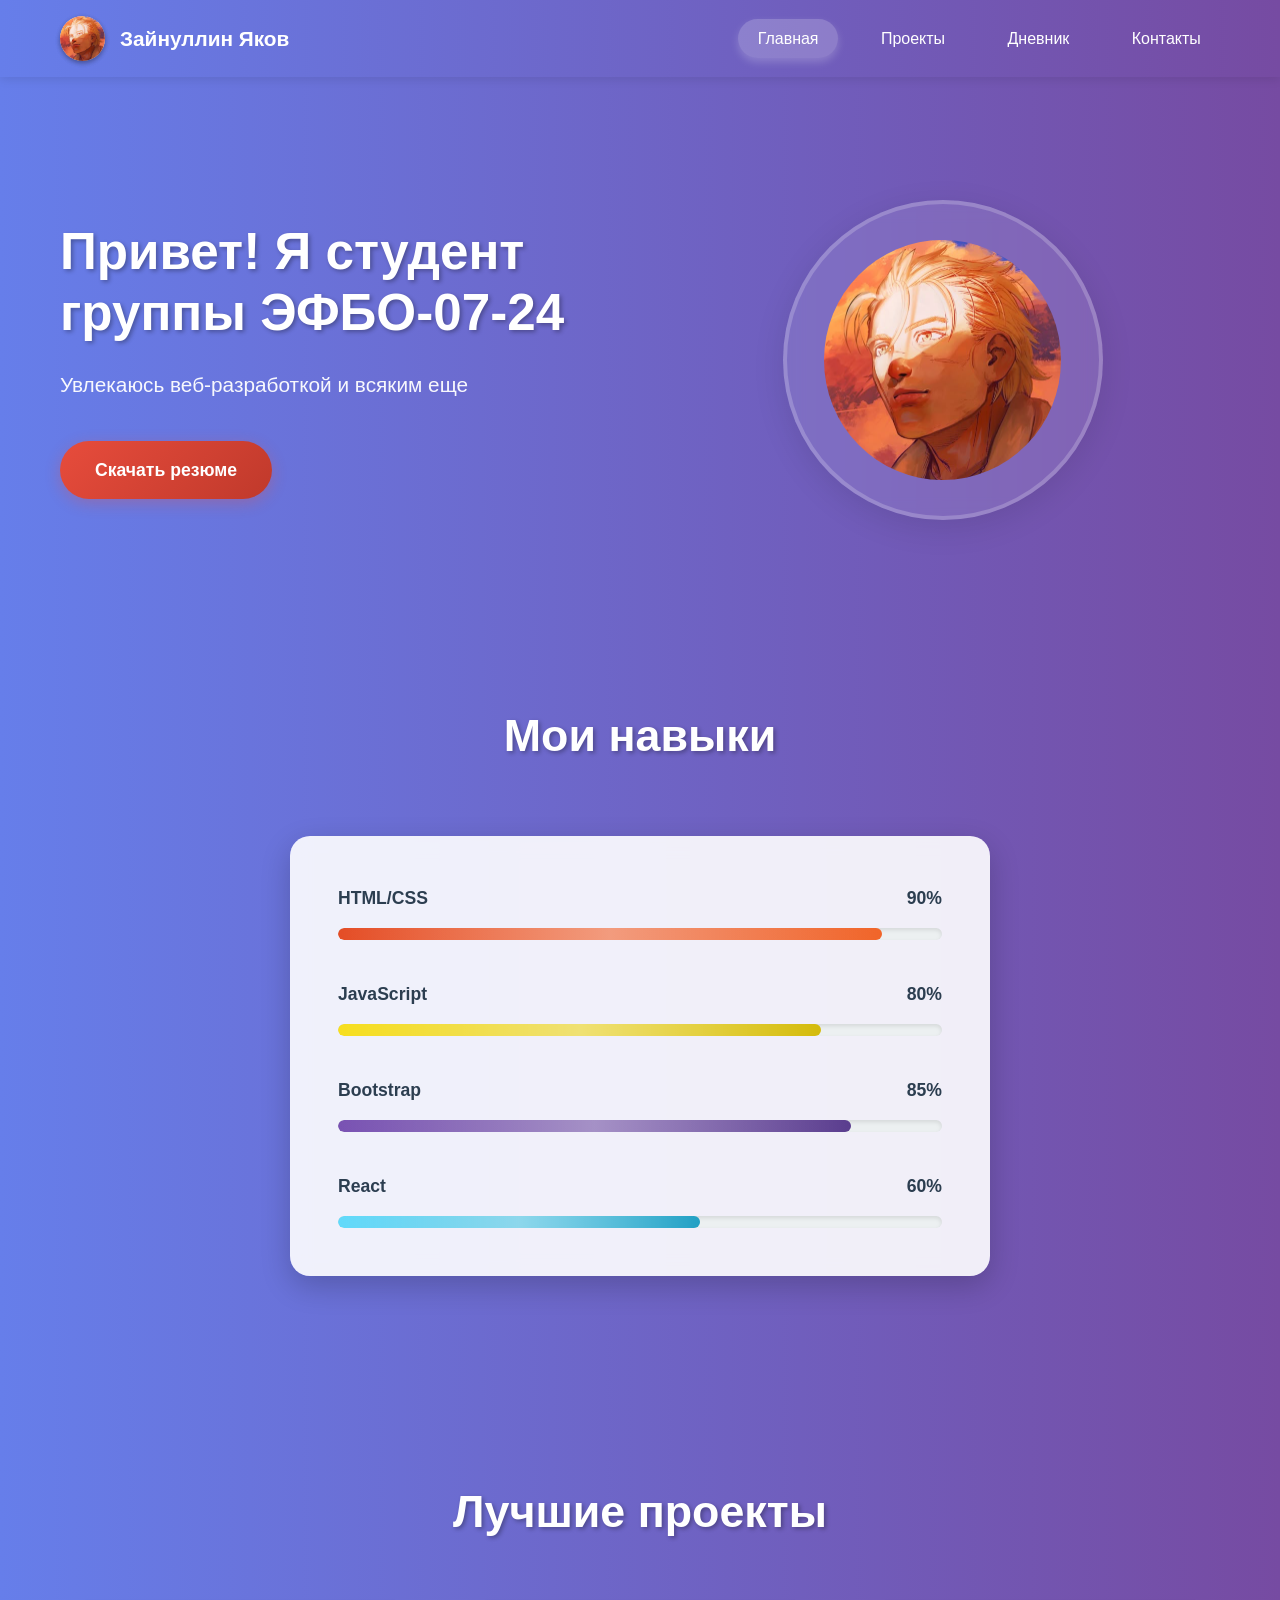
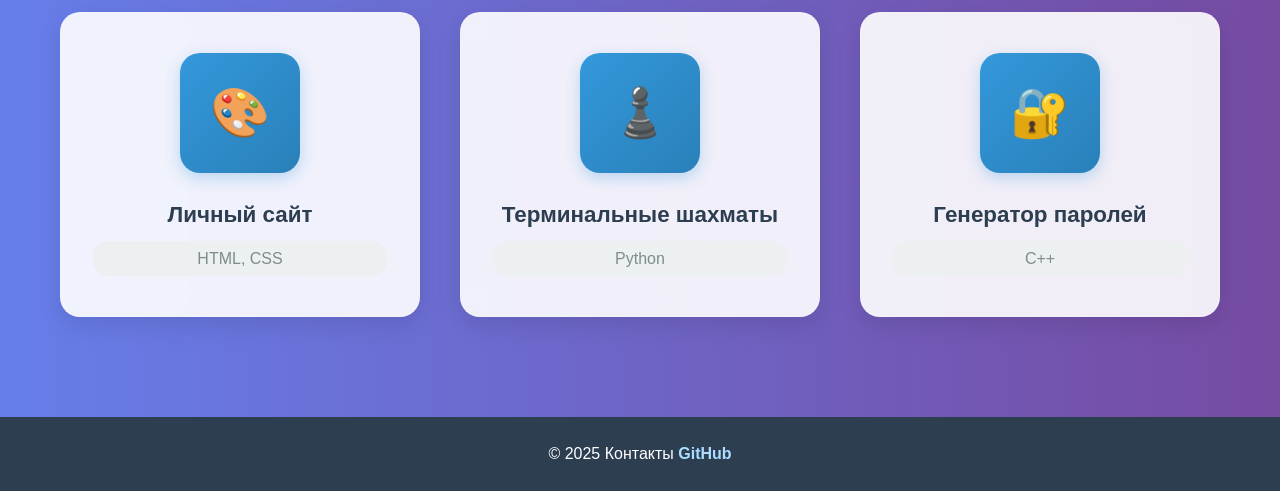
<file: index.html>
<!DOCTYPE html>
<html lang="ru">
<head>
    <meta charset="UTF-8">
    <meta name="viewport" content="width=device-width, initial-scale=1.0">
    <title>Портфолио - Главная</title>
    <link rel="stylesheet" href="styles/styles.css">
</head>
<body>
    <!-- Шапка сайта -->
    <header>
        <nav class="navbar">
            <div class="nav-container">
                <div class="logo-section">
                    <div class="logo"><img src="./images/icons/picture1.png" class="logo" alt="Логотип"></div>
                    <div class="name">Зайнуллин Яков</div>
                </div>
                <ul class="nav-menu">
                    <li><a href="index.html" class="active">Главная</a></li>
                    <li><a href="pages/projects.html">Проекты</a></li>
                    <li><a href="pages/diary.html">Дневник</a></li>
                    <li><a href="pages/contacts.html">Контакты</a></li>
                </ul>
            </div>
        </nav>
    </header>

    <!-- Основное содержимое -->
    <main>
        <!-- Герой-секция -->
        <section class="hero">
            <div class="hero-container">
                <div class="hero-text">
                    <h1>Привет! Я студент<br>группы ЭФБО-07-24</h1>
                    <p>Увлекаюсь веб-разработкой и всяким еще</p>
                    <a href="./assets/resume.pdf" download class="download-btn">
                        Скачать резюме
                    </a>
                </div>
                    <div class="hero-image">
                        <picture>
                            <!-- Для ретина дисплеев -->
                            <source srcset="./images/icons/picture1.png 1x, ./images/icons/picture1.png 2x">
                            <!-- Разные размеры для разных экранов -->
                            <source media="(min-width: 1200px)" srcset="./images/icons/picture1.png">
                            <source media="(min-width: 768px)" srcset="./images/icons/picture1.png">
                            <img src="./images/icons/picture1.png" 
                                alt="Фото Зайнуллина Якова" 
                                class="profile-photo responsive-image"
                                loading="lazy"
                                width="320" 
                                height="320">
                        </picture>
                    </div>
            </div>
        </section>

        <!-- Секция навыков -->
        <section class="skills-section">
            <div class="container">
                <h2>Мои навыки</h2>
                <div class="skills-container">
                    <div class="skill-item">
                        <div class="skill-header">
                            <span>HTML/CSS</span>
                            <span>90%</span>
                        </div>
                        <div class="progress-bar">
                            <div class="progress html-css"></div>
                        </div>
                    </div>
                    <div class="skill-item">
                        <div class="skill-header">
                            <span>JavaScript</span>
                            <span>80%</span>
                        </div>
                        <div class="progress-bar">
                            <div class="progress javascript"></div>
                        </div>
                    </div>
                    <div class="skill-item">
                        <div class="skill-header">
                            <span>Bootstrap</span>
                            <span>85%</span>
                        </div>
                        <div class="progress-bar">
                            <div class="progress bootstrap"></div>
                        </div>
                    </div>
                    <div class="skill-item">
                        <div class="skill-header">
                            <span>React</span>
                            <span>60%</span>
                        </div>
                        <div class="progress-bar">
                            <div class="progress react"></div>
                        </div>
                    </div>
                </div>
            </div>
        </section>

        <!-- Секция лучших проектов -->
        <section class="projects-section">
            <div class="container">
                <h2>Лучшие проекты</h2>
                <div class="projects-grid">
                    <div class="project-card">
                        <div class="project-placeholder">🎨</div>
                        <h3>Личный сайт</h3>
                        <p class="tech-tag">HTML, CSS</p>
                    </div>
                    <div class="project-card">
                        <div class="project-placeholder">♟️</div>
                        <h3>Терминальные шахматы</h3>
                        <p class="tech-tag">Python</p>
                    </div>
                    <div class="project-card">
                        <div class="project-placeholder">🔐</div>
                        <h3>Генератор паролей</h3>
                        <p class="tech-tag">C++</p>
                    </div>
                </div>
            </div>
        </section>
    </main>

    <!-- Подвал -->
    <footer>
        <div class="container">
            <p>© 2025 Контакты <a href="https://github.com/nizi52" target="_blank" class="github-link--light">GitHub</a></p>
        </div>
    </footer>
    <script src="./scripts/script.js"></script>
</body>
</html>
</file>
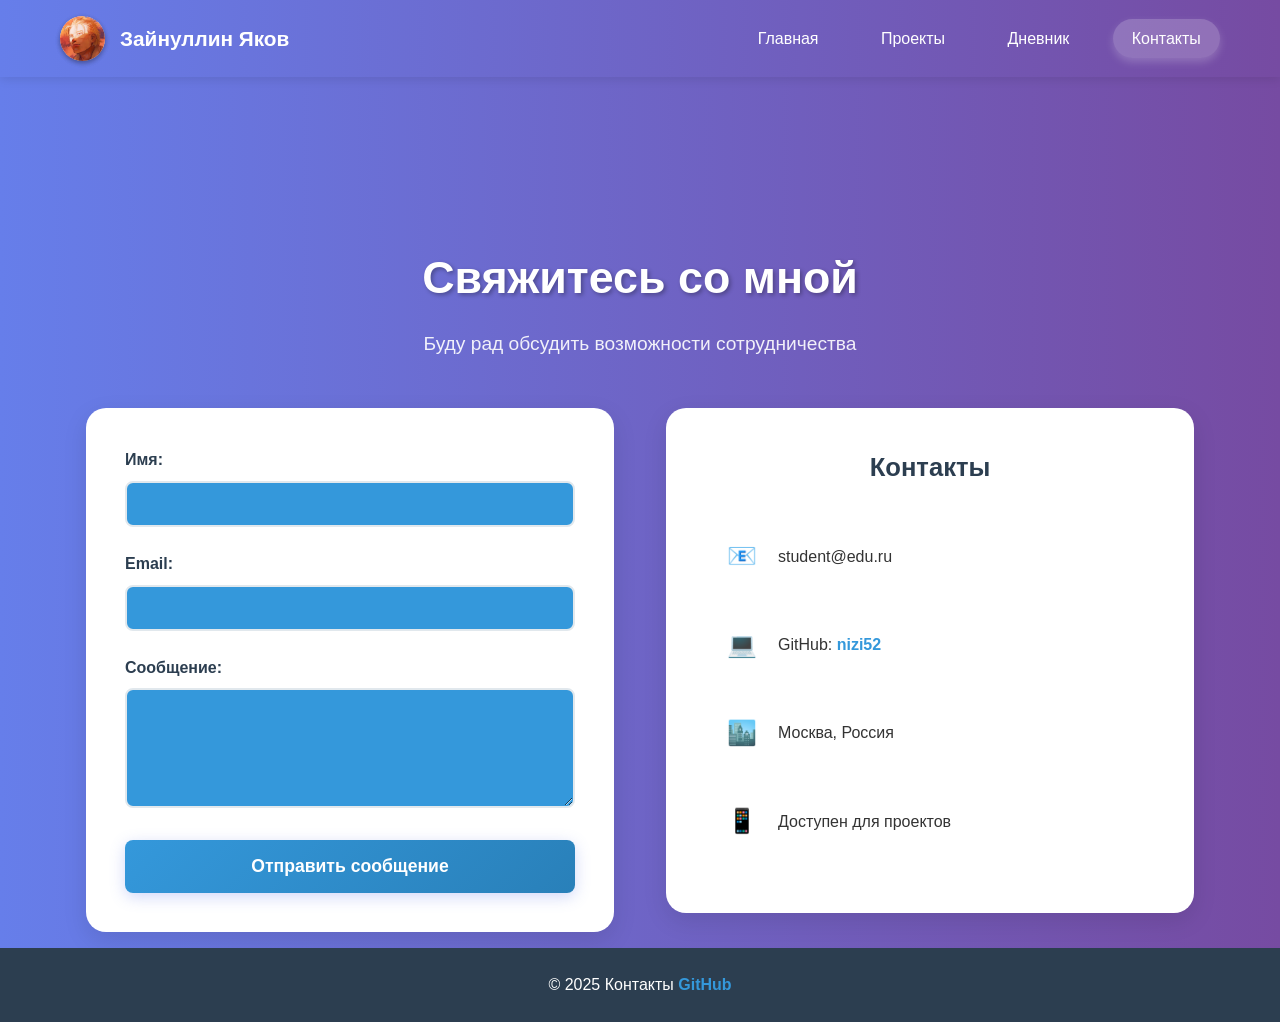
<file: pages/contacts 15.html>
<!DOCTYPE html>
<html lang="ru">
<head>
    <meta charset="UTF-8">
    <meta name="viewport" content="width=device-width, initial-scale=1.0, viewport-fit=cover">
    <title>Портфолио - Контакты</title>
    <link rel="stylesheet" href="../styles/styles.css">
    <style>
        :root {
            color-scheme: light dark;
        }

        .contacts-layout {
            display: grid;
            grid-template-columns: repeat(auto-fit, minmax(350px, 1fr));
            gap: clamp(2rem, 4vw, 4rem);
            max-width: 1200px;
            margin: 0 auto;
            padding: 0 clamp(1rem, 2vw, 2rem);
        }

        .contact-form,
        .contact-info {
            padding: clamp(1.5rem, 3vw, 2.5rem);
            border-radius: 20px;
            box-shadow: 0 8px 25px rgba(0,0,0,0.1);
            border: 1px solid rgba(255, 255, 255, 0.2);
            background: #fff;
        }

        .contact-info h3 {
            color: #2c3e50;
            margin-bottom: 2rem;
            text-align: center;
            font-size: clamp(1.4rem, 2vw, 1.8rem);
        }

        .form-group {
            margin-bottom: 1.5rem;
        }

        .form-group label {
            display: block;
            margin-bottom: 0.5rem;
            font-weight: 600;
            color: #2c3e50;
        }

        .form-group input,
        .form-group textarea {
            width: 100%;
            padding: 0.75rem;
            border: 2px solid #e1e8ed;
            border-radius: 8px;
            font-size: 1rem;
            transition: border-color 0.3s ease, box-shadow 0.3s ease;
            background: #3498db;
        }

        .form-group input:focus,
        .form-group textarea:focus {
            outline: none;
            border-color: #3498db;
            box-shadow: 0 0 0 3px rgba(52, 152, 219, 0.1);
        }

        .submit-btn {
            width: 100%;
            background: linear-gradient(135deg, #3498db, #2980b9);
            color: white;
            padding: 1rem 2rem;
            border: none;
            border-radius: 8px;
            font-size: 1.1rem;
            font-weight: 600;
            cursor: pointer;
            transition: all 0.3s ease;
            min-height: 44px;
        }

        .submit-btn:hover,
        .submit-btn:focus {
            transform: translateY(-2px);
            box-shadow: 0 4px 12px rgba(52, 152, 219, 0.3);
        }

        .contact-item {
            display: flex;
            align-items: center;
            gap: 1rem;
            padding: 1rem;
            margin-bottom: 1rem;
            background: rgba(255,255,255,0.15);
            border-radius: 12px;
            border: 1px solid rgba(255,255,255,0.2);
            transition: transform 0.2s ease;
        }

        .contact-item:hover {
            transform: translateX(5px);
        }

        .contact-icon {
            font-size: 1.5rem;
            width: 40px;
            text-align: center;
        }

        .github-link {
            color: #3498db;
            text-decoration: none;
            font-weight: 600;
        }

        .github-link:hover,
        .github-link:focus {
            text-decoration: underline;
            outline: none;
        }

        .error-message {
            color: #e74c3c;
            font-size: 0.875rem;
            margin-top: 0.25rem;
            display: block;
        }

        .success-message {
            color: #27ae60;
            font-size: 0.875rem;
            margin-top: 0.25rem;
            display: block;
        }

        .visually-hidden {
            position: absolute !important;
            width: 1px;
            height: 1px;
            padding: 0;
            margin: -1px;
            overflow: hidden;
            clip: rect(0, 0, 0, 0);
            white-space: nowrap;
            border: 0;
        }

        /* Адаптивность */
        @media (max-width: 768px) {
            .contacts-layout {
                grid-template-columns: 1fr;
                gap: 2rem;
                padding: 0 10px;
            }
            
            .contact-form,
            .contact-info {
                margin: 0;
                padding: 1.5rem;
            }
            
            .contact-item {
                flex-direction: column;
                text-align: center;
                gap: 0.5rem;
                padding: 1rem;
            }
            
            .contact-icon {
                font-size: 2rem;
            }
            
            .form-group input,
            .form-group textarea {
                font-size: 16px;
            }
            
            .submit-btn {
                width: 100%;
                padding: 15px;
            }
        }

        @media (max-width: 480px) {
            .contacts-layout {
                grid-template-columns: 1fr;
            }
            
            .contact-item {
                padding: 0.75rem;
            }
        }

        /* Уважение к снижению движения */
        @media (prefers-reduced-motion: reduce) {
            .contact-item,
            .submit-btn {
                transition: none;
            }
            
            .contact-item:hover {
                transform: none;
            }
            
            .submit-btn:hover,
            .submit-btn:focus {
                transform: none;
            }
        }

        /* Повышенный контраст */
        @media (prefers-contrast: more) {
            .contact-form,
            .contact-info {
                border: 2px solid #2c3e50;
            }
            
            .form-group input,
            .form-group textarea {
                border: 2px solid #2c3e50;
            }
            
            .submit-btn {
                border: 2px solid #2c3e50;
            }
        }
    </style>
</head>
<body>
    <a class="skip-link" href="#main">Перейти к основному содержимому</a>
    
    <header>
        <nav class="navbar">
            <div class="nav-container">
                <div class="logo-section">
                    <div class="logo">
                        <img src="../images/icons/picture1.png" 
                             alt="Логотип" 
                             class="logo"
                             width="40" 
                             height="40">
                    </div>
                    <div class="name">Зайнуллин Яков</div>
                </div>
                <ul class="nav-menu">
                    <li><a href="../index.html">Главная</a></li>
                    <li><a href="projects.html">Проекты</a></li>
                    <li><a href="diary.html">Дневник</a></li>
                    <li><a href="contacts.html" class="active">Контакты</a></li>
                </ul>
            </div>
        </nav>
    </header>

    <main id="main" style="margin-top: 100px; padding: 1rem;">
        <div class="container">
            <div class="page-header">
                <h1>Свяжитесь со мной</h1>
                <p>Буду рад обсудить возможности сотрудничества</p>
            </div>
            
            <div class="contacts-layout">
                <div class="contact-form">
                    <form id="contactForm" novalidate>
                        <div class="form-group">
                            <label for="name">Имя:</label>
                            <input type="text" id="name" name="name" required 
                                   aria-describedby="name-hint name-error"
                                   aria-required="true">
                            <small id="name-hint" class="visually-hidden">Введите ваше полное имя</small>
                            <span id="name-error" class="error-message visually-hidden" role="alert"></span>
                        </div>
                        <div class="form-group">
                            <label for="email">Email:</label>
                            <input type="email" id="email" name="email" required
                                   aria-describedby="email-hint email-error"
                                   aria-required="true">
                            <small id="email-hint" class="visually-hidden">Мы ответим на этот адрес</small>
                            <span id="email-error" class="error-message visually-hidden" role="alert"></span>
                        </div>
                        <div class="form-group">
                            <label for="message">Сообщение:</label>
                            <textarea id="message" name="message" rows="5" required
                                      aria-describedby="message-hint message-error"
                                      aria-required="true"></textarea>
                            <small id="message-hint" class="visually-hidden">Опишите ваше предложение или вопрос</small>
                            <span id="message-error" class="error-message visually-hidden" role="alert"></span>
                        </div>
                        <button type="submit" class="submit-btn">Отправить сообщение</button>
                    </form>
                </div>
                
                <div class="contact-info">
                    <h3>Контакты</h3>
                    <div class="contact-item">
                        <span class="contact-icon">📧</span>
                        <span>student@edu.ru</span>
                    </div>
                    <div class="contact-item">
                        <span class="contact-icon">💻</span>
                        <span>GitHub: <a href="https://github.com/nizi52" target="_blank" class="github-link" rel="noopener">nizi52</a></span>
                    </div>
                    <div class="contact-item">
                        <span class="contact-icon">🏙️</span>
                        <span>Москва, Россия</span>
                    </div>
                    <div class="contact-item">
                        <span class="contact-icon">📱</span>
                        <span>Доступен для проектов</span>
                    </div>
                </div>
            </div>
        </div>
    </main>

    <footer>
        <div class="container">
            <p>© 2025 Контакты <a href="https://github.com/nizi52" target="_blank" class="github-link" rel="noopener">GitHub</a></p>
        </div>
    </footer>

    <script>
        document.getElementById('contactForm').addEventListener('submit', function(e) {
            e.preventDefault();
            
            // Сброс ошибок
            resetErrors();
            
            // Валидация
            const name = document.getElementById('name');
            const email = document.getElementById('email');
            const message = document.getElementById('message');
            
            let isValid = true;
            
            // Валидация имени
            if (!name.value.trim()) {
                showError('name-error', 'Пожалуйста, введите ваше имя');
                isValid = false;
            }
            
            // Валидация email
            const emailRegex = /^[^\s@]+@[^\s@]+\.[^\s@]+$/;
            if (!email.value.trim()) {
                showError('email-error', 'Пожалуйста, введите email адрес');
                isValid = false;
            } else if (!emailRegex.test(email.value)) {
                showError('email-error', 'Пожалуйста, введите корректный email адрес');
                isValid = false;
            }
            
            // Валидация сообщения
            if (!message.value.trim()) {
                showError('message-error', 'Пожалуйста, введите сообщение');
                isValid = false;
            } else if (message.value.trim().length < 10) {
                showError('message-error', 'Сообщение должно содержать не менее 10 символов');
                isValid = false;
            }
            
            if (isValid) {
                // Имитация отправки
                const submitBtn = this.querySelector('.submit-btn');
                const originalText = submitBtn.textContent;
                
                submitBtn.textContent = 'Отправка...';
                submitBtn.disabled = true;
                
                setTimeout(() => {
                    alert('Сообщение отправлено! Спасибо за ваше обращение.');
                    this.reset();
                    submitBtn.textContent = originalText;
                    submitBtn.disabled = false;
                }, 1500);
            }
        });

        function showError(elementId, message) {
            const errorElement = document.getElementById(elementId);
            errorElement.textContent = message;
            errorElement.classList.remove('visually-hidden');
            
            // Фокус на первое поле с ошибкой
            const firstErrorField = document.querySelector('.error-message:not(.visually-hidden)');
            if (firstErrorField) {
                const fieldId = firstErrorField.id.replace('-error', '');
                document.getElementById(fieldId).focus();
            }
        }

        function resetErrors() {
            const errorElements = document.querySelectorAll('.error-message');
            errorElements.forEach(element => {
                element.textContent = '';
                element.classList.add('visually-hidden');
            });
        }

        // Валидация в реальном времени
        document.querySelectorAll('#contactForm input, #contactForm textarea').forEach(field => {
            field.addEventListener('blur', function() {
                const fieldId = this.id;
                const errorElement = document.getElementById(fieldId + '-error');
                
                if (this.value.trim() === '') {
                    showError(fieldId + '-error', 'Это поле обязательно для заполнения');
                } else {
                    errorElement.textContent = '';
                    errorElement.classList.add('visually-hidden');
                }
                
                // Специфическая валидация для email
                if (fieldId === 'email' && this.value.trim()) {
                    const emailRegex = /^[^\s@]+@[^\s@]+\.[^\s@]+$/;
                    if (!emailRegex.test(this.value)) {
                        showError('email-error', 'Пожалуйста, введите корректный email адрес');
                    }
                }
            });
        });

        // Улучшение доступности для скринридеров
        document.addEventListener('DOMContentLoaded', function() {
            const form = document.getElementById('contactForm');
            form.setAttribute('aria-label', 'Форма обратной связи');
        });
    </script>
</body>
</html>
</file>
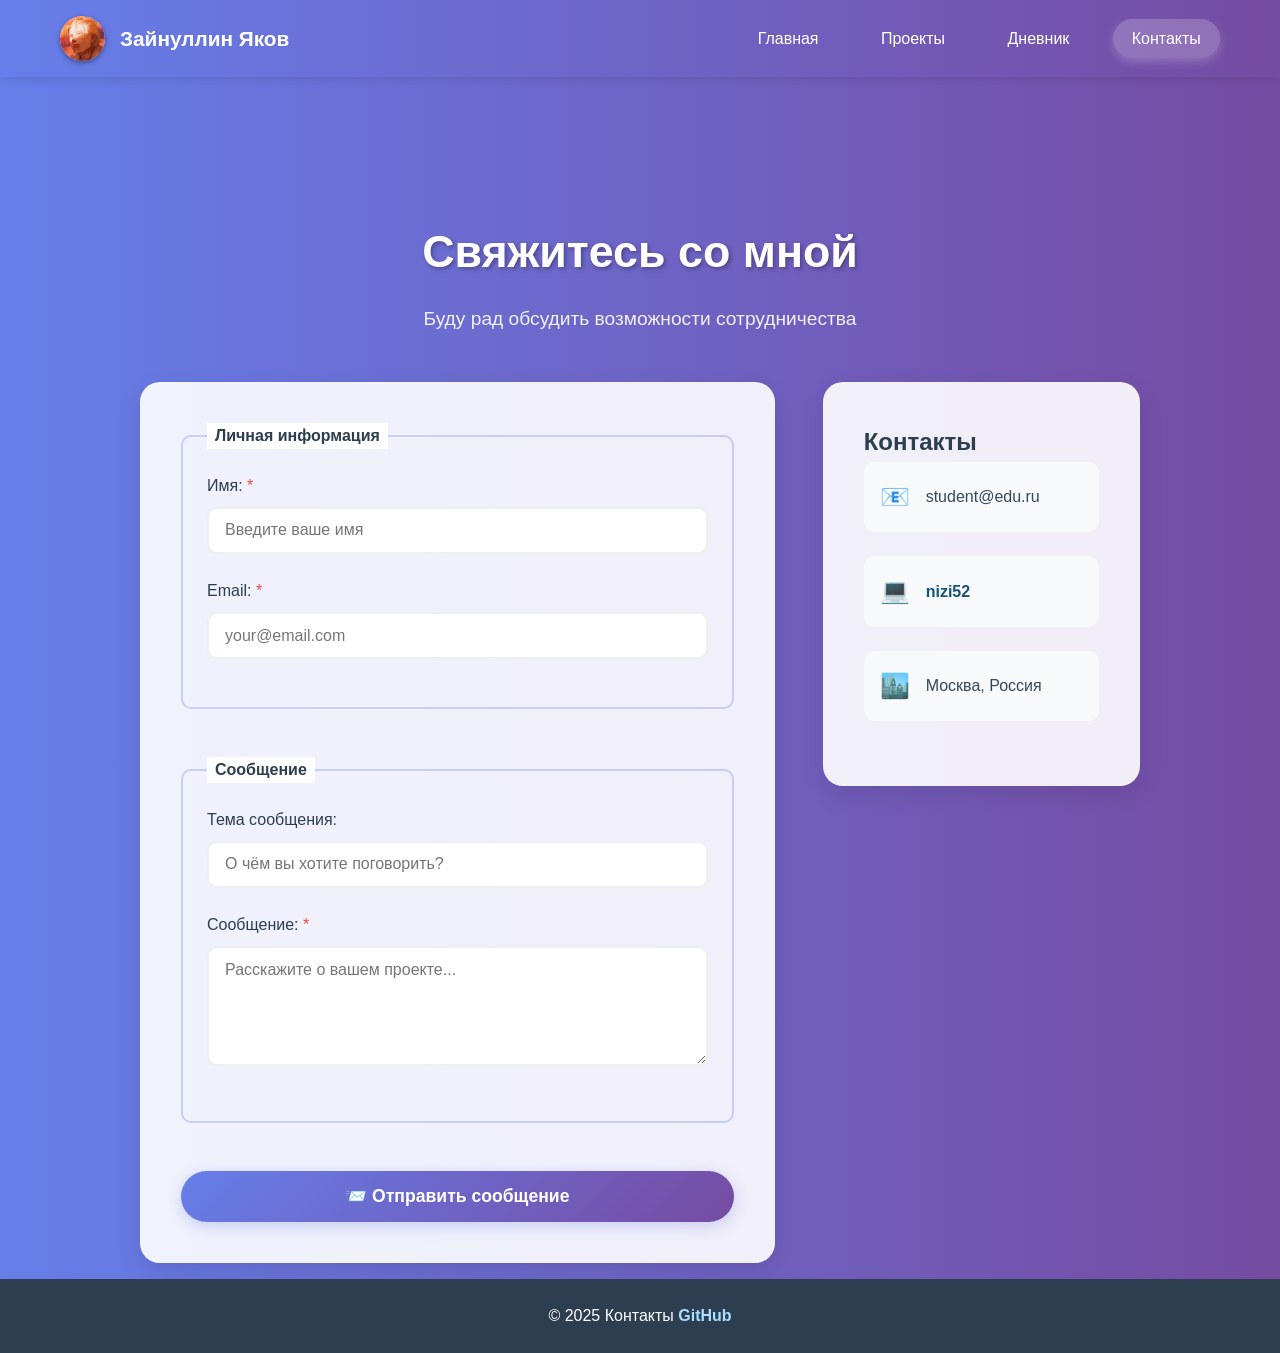
<file: pages/contacts.html>
<!DOCTYPE html>
<html lang="ru">
<head>
    <meta charset="UTF-8">
    <meta name="viewport" content="width=device-width, initial-scale=1.0">
    <title>Портфолио - Контакты</title>
    <link rel="stylesheet" href="../styles/styles.css">
    <style>
        /* Стили для доступности */
        .required::after {
            content: " *";
            color: #e74c3c;
        }
        
        .error-message {
            color: #e74c3c;
            font-size: 0.9rem;
            margin-top: 0.3rem;
            display: none;
        }
        
        .fieldset-group {
            border: 2px solid rgba(102, 126, 234, 0.3);
            border-radius: 10px;
            padding: 1.5rem;
            margin-bottom: 1.5rem;
        }
        
        .legend {
            font-weight: 600;
            color: #2c3e50;
            padding: 0 0.5rem;
            background: white;
        }
        
        /* Улучшенные индикаторы фокуса для Lighthouse */
        .form-control:focus,
        .submit-btn:focus,
        .contact-item:focus,
        .nav-menu a:focus {
            outline: 3px solid #3498db;
            outline-offset: 2px;
        }
        
        /* Скрытый текст для скринридеров */
        .sr-only {
            position: absolute;
            width: 1px;
            height: 1px;
            padding: 0;
            margin: -1px;
            overflow: hidden;
            clip: rect(0, 0, 0, 0);
            white-space: nowrap;
            border: 0;
        }
        
        /* Улучшенные цвета для контраста */
        .contact-info h2 {
            color: #2c3e50;
        }
        
        .contact-item {
            color: #34495e;
        }
        
        /* Адаптивность для мобильных */
        @media (max-width: 768px) {
            .contacts-layout {
                grid-template-columns: 1fr !important;
                gap: 2rem;
                padding: 0 10px;
            }
            
            .contact-form,
            .contact-info {
                margin: 0 !important;
                padding: 1.5rem !important;
            }
            
            .contact-item {
                flex-direction: column;
                text-align: center;
                gap: 0.5rem;
                padding: 1rem;
            }
            
            .contact-icon {
                font-size: 2rem;
            }
            
            .form-group input,
            .form-group textarea {
                font-size: 16px;
            }
            
            .submit-btn {
                width: 100%;
                padding: 15px;
            }
        }
    </style>
</head>
<body>
    <header role="banner">
        <nav class="navbar" role="navigation" aria-label="Основная навигация">
            <div class="nav-container">
                <div class="logo-section">
                    <div class="logo" role="img" aria-label="Логотип портфолио">
                        <img src="../images/icons/picture1.png" class="logo" alt="Логотип портфолио Зайнуллина Якова">
                    </div>
                    <div class="name">Зайнуллин Яков</div>
                </div>
                <ul class="nav-menu" role="menubar">
                    <li role="none"><a href="../index.html" role="menuitem">Главная</a></li>
                    <li role="none"><a href="projects.html" role="menuitem">Проекты</a></li>
                    <li role="none"><a href="diary.html" role="menuitem">Дневник</a></li>
                    <li role="none"><a href="contacts.html" class="active" role="menuitem" aria-current="page">Контакты</a></li>
                </ul>
            </div>
        </nav>
    </header>

    <main id="main-content" style="margin-top: 100px; padding: 1rem;" role="main" aria-label="Основной контент">
        <div class="container">
            <div class="page-header">
                <h1>Свяжитесь со мной</h1>
                <p>Буду рад обсудить возможности сотрудничества</p>
                <span class="sr-only">Форма обратной связи с обязательными и необязательными полями</span>
            </div>
            
            <!-- Сообщение об успешной отправке -->
            <div id="successMessage" class="success-message" role="alert" aria-live="polite" aria-atomic="true" style="display: none;">
                Сообщение успешно отправлено! Спасибо за ваше обращение.
            </div>
            
            <div class="contacts-layout">
                <section class="contact-form" aria-labelledby="form-title">
                    <h2 id="form-title" class="sr-only">Форма обратной связи</h2>
                    
                    <form id="contactForm" class="adaptive-form" novalidate aria-describedby="form-instructions">
                        <p id="form-instructions" class="sr-only">
                            Заполните форму обратной связи. Все поля, помеченные звёздочкой, обязательны для заполнения.
                        </p>
                        
                        <fieldset class="fieldset-group">
                            <legend class="legend">Личная информация</legend>
                            
                            <div class="form-group">
                                <label for="name" class="required">Имя:</label>
                                <input type="text" 
                                       id="name" 
                                       name="name" 
                                       class="form-control" 
                                       required
                                       aria-required="true"
                                       aria-describedby="name-error"
                                       placeholder="Введите ваше имя">
                                <div id="name-error" class="error-message" role="alert">
                                    Пожалуйста, введите ваше имя
                                </div>
                            </div>
                            
                            <div class="form-group">
                                <label for="email" class="required">Email:</label>
                                <input type="email" 
                                       id="email" 
                                       name="email" 
                                       class="form-control" 
                                       required
                                       aria-required="true"
                                       aria-describedby="email-error"
                                       placeholder="your@email.com">
                                <div id="email-error" class="error-message" role="alert">
                                    Пожалуйста, введите корректный email адрес
                                </div>
                            </div>
                        </fieldset>
                        
                        <fieldset class="fieldset-group">
                            <legend class="legend">Сообщение</legend>
                            
                            <div class="form-group">
                                <label for="subject">Тема сообщения:</label>
                                <input type="text" 
                                       id="subject" 
                                       name="subject" 
                                       class="form-control"
                                       aria-describedby="subject-help"
                                       placeholder="О чём вы хотите поговорить?">
                                <div id="subject-help" class="sr-only">
                                    Необязательное поле для указания темы сообщения
                                </div>
                            </div>
                            
                            <div class="form-group">
                                <label for="message" class="required">Сообщение:</label>
                                <textarea id="message" 
                                          name="message" 
                                          rows="5" 
                                          class="form-control" 
                                          required
                                          aria-required="true"
                                          aria-describedby="message-error message-help"
                                          placeholder="Расскажите о вашем проекте..."></textarea>
                                <div id="message-error" class="error-message" role="alert">
                                    Пожалуйста, введите ваше сообщение (минимум 10 символов)
                                </div>
                                <div id="message-help" class="sr-only">
                                    Минимальная длина сообщения - 10 символов
                                </div>
                            </div>
                        </fieldset>
                        
                        <button type="submit" class="submit-btn">
                            <span class="icon" aria-hidden="true">📨</span>
                            Отправить сообщение
                        </button>
                    </form>
                </section>
                
                <aside class="contact-info" aria-labelledby="contacts-title">
                    <h2 id="contacts-title">Контакты</h2>
                    <div class="contact-item" tabindex="0">
                        <span class="contact-icon" aria-hidden="true">📧</span>
                        <span>
                            <span class="sr-only">Электронная почта: </span>
                            student@edu.ru
                        </span>
                    </div>
                    <div class="contact-item" tabindex="0">
                        <span class="contact-icon" aria-hidden="true">💻</span>
                        <span>
                            <span class="sr-only">GitHub профиль: </span>
                            <a href="https://github.com/nizi52" 
                               target="_blank" 
                               class="github-link--black"
                               aria-label="Перейти к GitHub профилю nizi52 (откроется в новой вкладке)">
                                nizi52
                            </a>
                        </span>
                    </div>
                    <div class="contact-item" tabindex="0">
                        <span class="contact-icon" aria-hidden="true">🏙️</span>
                        <span>
                            <span class="sr-only">Местоположение: </span>
                            Москва, Россия
                        </span>
                    </div>
                </aside>
            </div>
        </div>
    </main>

    <footer role="contentinfo">
        <div class="container">
            <p>© 2025 Контакты 
                <a href="https://github.com/nizi52" 
                   target="_blank" 
                   class="github-link--light"
                   aria-label="Перейти на GitHub профиль nizi52 (откроется в новой вкладке)">
                    GitHub
                </a>
            </p>
        </div>
    </footer>

    <script>
        // Валидация формы с улучшенной доступностью
        document.addEventListener('DOMContentLoaded', function() {
            const contactForm = document.getElementById('contactForm');
            const successMessage = document.getElementById('successMessage');
            
            contactForm.addEventListener('submit', function(e) {
                e.preventDefault();
                
                let isValid = true;
                const form = this;
                
                // Валидация имени
                const nameInput = document.getElementById('name');
                const nameError = document.getElementById('name-error');
                if (!nameInput.value.trim()) {
                    nameError.style.display = 'block';
                    nameInput.setAttribute('aria-invalid', 'true');
                    isValid = false;
                } else {
                    nameError.style.display = 'none';
                    nameInput.setAttribute('aria-invalid', 'false');
                }
                
                // Валидация email
                const emailInput = document.getElementById('email');
                const emailError = document.getElementById('email-error');
                const emailRegex = /^[^\s@]+@[^\s@]+\.[^\s@]+$/;
                if (!emailInput.value.trim() || !emailRegex.test(emailInput.value)) {
                    emailError.style.display = 'block';
                    emailInput.setAttribute('aria-invalid', 'true');
                    isValid = false;
                } else {
                    emailError.style.display = 'none';
                    emailInput.setAttribute('aria-invalid', 'false');
                }
                
                // Валидация сообщения
                const messageInput = document.getElementById('message');
                const messageError = document.getElementById('message-error');
                if (!messageInput.value.trim() || messageInput.value.length < 10) {
                    messageError.style.display = 'block';
                    messageInput.setAttribute('aria-invalid', 'true');
                    isValid = false;
                } else {
                    messageError.style.display = 'none';
                    messageInput.setAttribute('aria-invalid', 'false');
                }
                
                if (isValid) {
                    // Показываем сообщение об успехе
                    successMessage.style.display = 'block';
                    
                    // Фокусируемся на сообщении об успехе для скринридеров
                    successMessage.focus();
                    
                    // Сбрасываем форму
                    form.reset();
                    
                    // Скрываем сообщение через 5 секунд
                    setTimeout(() => {
                        successMessage.style.display = 'none';
                    }, 5000);
                } else {
                    // Фокусируемся на первом поле с ошибкой
                    const firstError = form.querySelector('[aria-invalid="true"]');
                    if (firstError) {
                        firstError.focus();
                    }
                }
            });
            
            // Очистка ошибок при вводе
            document.querySelectorAll('.form-control').forEach(input => {
                input.addEventListener('input', function() {
                    const errorElement = document.getElementById(this.id + '-error');
                    if (errorElement) {
                        errorElement.style.display = 'none';
                        this.setAttribute('aria-invalid', 'false');
                    }
                });
            });
        });
    </script>
</body>
</html>
</file>
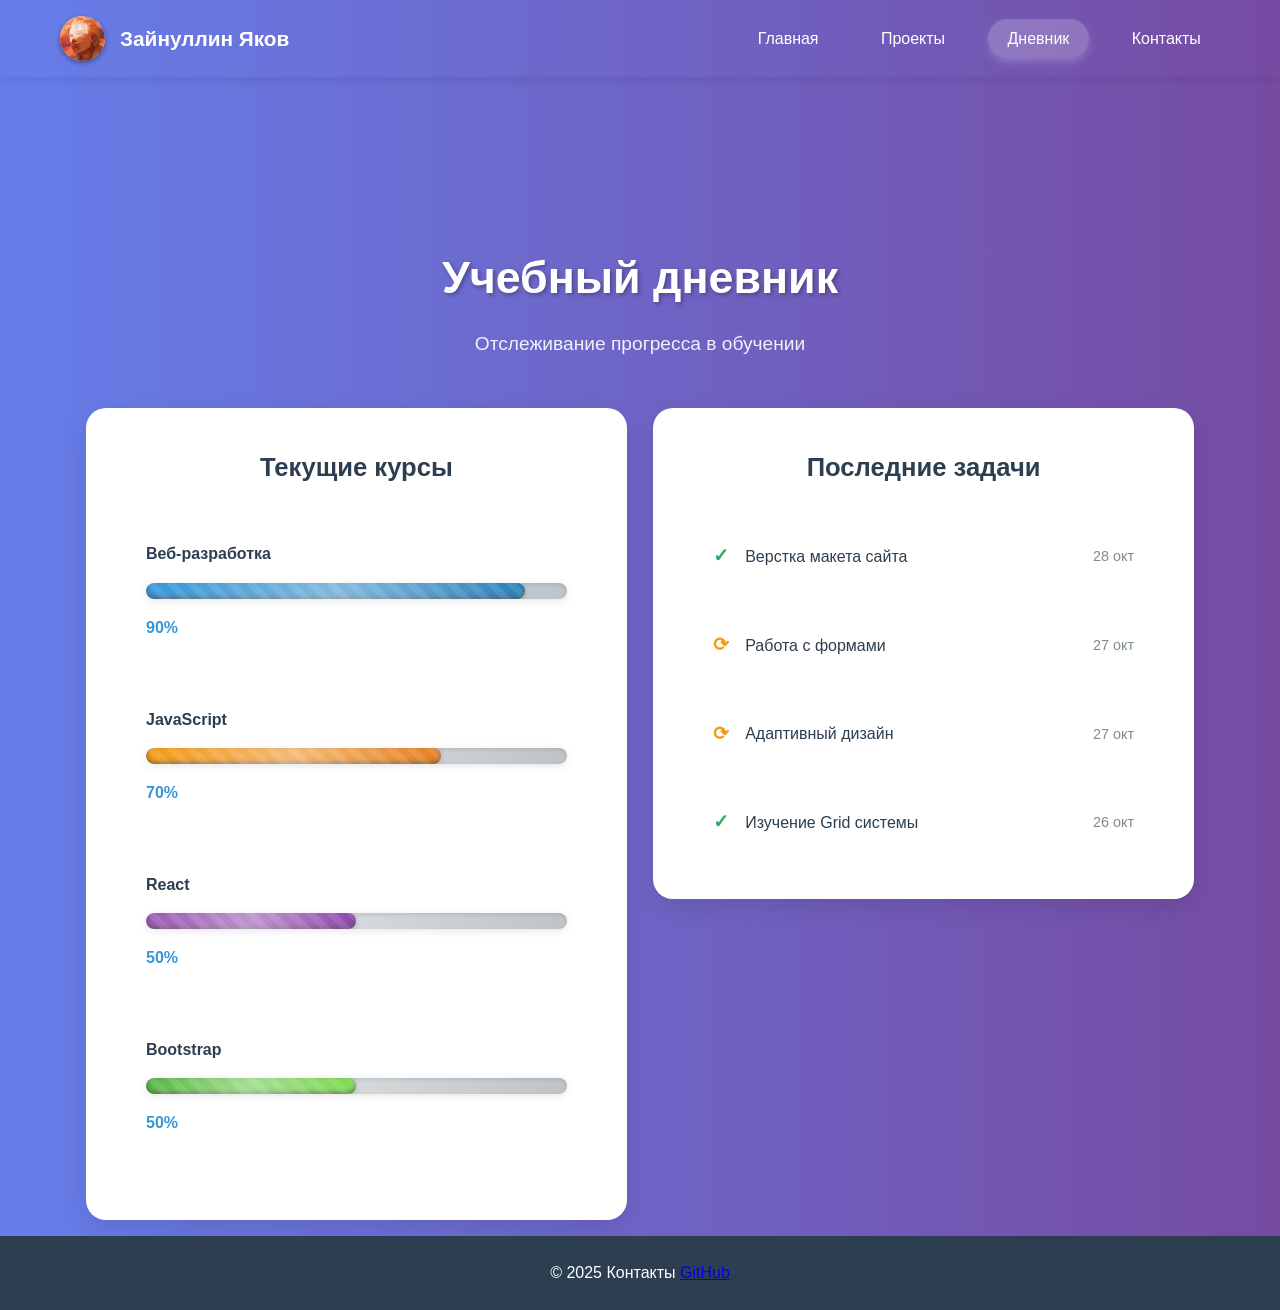
<file: pages/diary 15.html>
<!DOCTYPE html>
<html lang="ru">
<head>
    <meta charset="UTF-8">
    <meta name="viewport" content="width=device-width, initial-scale=1.0, viewport-fit=cover">
    <title>Портфолио - Дневник</title>
    <link rel="stylesheet" href="../styles/styles.css">
    <style>
        :root {
            color-scheme: light dark;
        }

        /* БАЗОВЫЕ СТИЛИ ДЛЯ ПК */
        .diary-layout {
            display: grid;
            grid-template-columns: repeat(auto-fit, minmax(400px, 1fr));
            gap: clamp(1rem, 2vw, 3rem);
            max-width: 1200px;
            margin: 0 auto;
            align-items: start;
            padding: 0 clamp(1rem, 2vw, 2rem);
        }

        .progress-section,
        .tasks-section {
            padding: clamp(1.5rem, 3vw, 2.5rem);
            border-radius: 20px;
            box-shadow: 0 8px 25px rgba(0,0,0,0.1);
            border: 1px solid rgba(255, 255, 255, 0.2);
            background: #fff;
        }

        .progress-section h2,
        .tasks-section h2 {
            color: #2c3e50;
            margin-bottom: clamp(1.5rem, 3vw, 2rem);
            text-align: center;
            font-size: clamp(1.4rem, 2vw, 1.8rem);
        }

        .course-progress {
            width: 100%;
        }

        .course-item {
            display: grid;
            grid-template-columns: 1fr auto;
            gap: 1rem;
            align-items: center;
            margin-bottom: 1.5rem;
            padding: 1.25rem;
            background: rgba(255,255,255,0.15);
            border-radius: 15px;
            border: 1px solid rgba(255,255,255,0.2);
        }

        .course-item span:first-child {
            font-weight: 600;
            color: #2c3e50;
            font-size: clamp(1rem, 1.2vw, 1.2rem);
        }

        .course-item span:last-child {
            font-weight: 700;
            color: #3498db;
            font-size: clamp(1rem, 1.2vw, 1.2rem);
        }

        /* КРАСИВЫЕ ПРОГРЕСС-БАРЫ */
        .progress-container {
            grid-column: 1 / -1;
            width: 100%;
            background: linear-gradient(135deg, #ecf0f1, #bdc3c7);
            height: clamp(12px, 2vw, 16px);
            border-radius: 10px;
            overflow: hidden;
            box-shadow: 
                inset 0 2px 4px rgba(0,0,0,0.1),
                0 2px 8px rgba(0,0,0,0.1);
            position: relative;
        }

        .progress-fill {
            height: 100%;
            border-radius: 10px;
            position: relative;
            transition: all 0.8s cubic-bezier(0.4, 0, 0.2, 1);
            box-shadow: 
                inset 0 -2px 4px rgba(88, 81, 81, 0.74),
                0 2px 6px rgba(0,0,0,0.2);
        }

        /* Анимация заполнения */
        .progress-fill::after {
            content: '';
            position: absolute;
            top: 0;
            left: 0;
            right: 0;
            bottom: 0;
            background: linear-gradient(90deg, 
                transparent, 
                rgba(255,255,255,0.4), 
                transparent);
            animation: shimmer 2s infinite;
            border-radius: 10px;
        }

        @keyframes shimmer {
            0% { transform: translateX(-100%); }
            100% { transform: translateX(100%); }
        }

        /* Градиенты для разных курсов */
        .web-dev { background: linear-gradient(135deg, #3498db, #2980b9); }
        .javascript { background: linear-gradient(135deg, #f39c12, #e67e22); }
        .react { background: linear-gradient(135deg, #9b59b6, #8e44ad); }
        .bootstrap { background: linear-gradient(135deg, #52b442, #81dd53); }

        /* СЕТКА ЗАДАЧ */
        .task-list {
            display: grid;
            grid-template-columns: repeat(auto-fit, minmax(280px, 1fr));
            gap: 1rem;
        }

        .task-item {
            display: grid;
            grid-template-columns: auto 1fr auto;
            align-items: center;
            gap: 1rem;
            padding: 1.25rem;
            background: rgba(255,255,255,0.15);
            border-radius: 12px;
            border: 1px solid rgba(255,255,255,0.2);
            min-width: 0;
            transition: transform 0.2s ease;
        }

        .task-item:hover {
            transform: translateY(-2px);
        }

        .task-check {
            font-size: 1.2rem;
            font-weight: bold;
        }

        .task-text {
            font-weight: 500;
            color: #2c3e50;
            overflow-wrap: anywhere;
        }

        .task-date {
            color: #7f8c8d;
            font-size: 0.9rem;
        }

        .completed .task-check { color: #27ae60; }
        .in-progress .task-check { color: #f39c12; }

        /* АДАПТИВНОСТЬ */
        @media (max-width: 768px) {
            .diary-layout {
                grid-template-columns: 1fr;
                gap: 2rem;
                padding: 0 15px;
            }
            
            .progress-section,
            .tasks-section {
                margin: 0;
                padding: 2rem;
            }
            
            .course-item {
                grid-template-columns: 1fr;
                text-align: center;
                gap: 1rem;
            }
            
            .course-item span:first-child {
                font-size: 1.3rem;
            }
            
            .progress-container {
                height: 22px;
            }
            
            .course-item span:last-child {
                font-size: 1.2rem;
                background: linear-gradient(135deg, #91d0fa, #2980b9);
                color: white;
                padding: 8px 16px;
                border-radius: 20px;
                display: inline-block;
            }

            .task-item {
                grid-template-columns: 1fr;
                text-align: center;
                gap: 0.5rem;
            }
        }

        @media (max-width: 480px) {
            .task-list {
                grid-template-columns: 1fr;
            }
        }

        /* Анимация появления */
        .course-item,
        .task-item {
            animation: slideInUp 0.6s ease-out;
        }

        .course-item:nth-child(1) { animation-delay: 0.1s; }
        .course-item:nth-child(2) { animation-delay: 0.2s; }
        .course-item:nth-child(3) { animation-delay: 0.3s; }

        @keyframes slideInUp {
            from {
                opacity: 0;
                transform: translateY(20px);
            }
            to {
                opacity: 1;
                transform: translateY(0);
            }
        }

        /* Уважение к снижению движения */
        @media (prefers-reduced-motion: reduce) {
            .progress-fill,
            .task-item,
            .course-item {
                transition: none;
                animation: none;
            }
            
            .progress-fill::after {
                animation: none;
            }
        }
    </style>
</head>
<body>
    <a class="skip-link" href="#main">Перейти к основному содержимому</a>
    
    <header>
        <nav class="navbar">
            <div class="nav-container">
                <div class="logo-section">
                    <div class="logo">
                        <img src="../images/icons/picture1.png" 
                             alt="Логотип" 
                             class="logo"
                             width="40" 
                             height="40">
                    </div>
                    <div class="name">Зайнуллин Яков</div>
                </div>
                <ul class="nav-menu">
                    <li><a href="../index.html">Главная</a></li>
                    <li><a href="projects.html">Проекты</a></li>
                    <li><a href="diary.html" class="active">Дневник</a></li>
                    <li><a href="contacts.html">Контакты</a></li>
                </ul>
            </div>
        </nav>
    </header>

    <main id="main" style="margin-top: 100px; padding: 1rem;">
        <div class="container">
            <div class="page-header">
                <h1>Учебный дневник</h1>
                <p>Отслеживание прогресса в обучении</p>
            </div>
            
            <div class="diary-layout">
                <div class="progress-section">
                    <h2>Текущие курсы</h2>
                    <div class="course-progress">
                        <div class="course-item">
                            <span>Веб-разработка</span>
                            <div class="progress-container">
                                <div class="progress-fill web-dev" style="width: 90%;"></div>
                            </div>
                            <span>90%</span>
                        </div>
                        <div class="course-item">
                            <span>JavaScript</span>
                            <div class="progress-container">
                                <div class="progress-fill javascript" style="width: 70%;"></div>
                            </div>
                            <span>70%</span>
                        </div>
                        <div class="course-item">
                            <span>React</span>
                            <div class="progress-container">
                                <div class="progress-fill react" style="width: 50%;"></div>
                            </div>
                            <span>50%</span>
                        </div>
                        <div class="course-item">
                            <span>Bootstrap</span>
                            <div class="progress-container">
                                <div class="progress-fill bootstrap" style="width: 50%;"></div>
                            </div>
                            <span>50%</span>
                        </div>
                    </div>
                </div>
                
                <div class="tasks-section">
                    <h2>Последние задачи</h2>
                    <div class="task-list">
                        <div class="task-item completed">
                            <span class="task-check">✓</span>
                            <span class="task-text">Верстка макета сайта</span>
                            <span class="task-date">28 окт</span>
                        </div>
                        <div class="task-item in-progress">
                            <span class="task-check">⟳</span>
                            <span class="task-text">Работа с формами</span>
                            <span class="task-date">27 окт</span>
                        </div>
                        <div class="task-item in-progress">
                            <span class="task-check">⟳</span>
                            <span class="task-text">Адаптивный дизайн</span>
                            <span class="task-date">27 окт</span>
                        </div>
                        <div class="task-item completed">
                            <span class="task-check">✓</span>
                            <span class="task-text">Изучение Grid системы</span>
                            <span class="task-date">26 окт</span>
                        </div>
                    </div>
                </div>
            </div>
        </div>
    </main>

    <footer>
        <div class="container">
            <p>© 2025 Контакты <a href="https://github.com/nizi52" target="_blank" class="github-link">GitHub</a></p>
        </div>
    </footer>

    <script>
        // Анимация прогресс-баров при загрузке
        document.addEventListener('DOMContentLoaded', function() {
            const progressFills = document.querySelectorAll('.progress-fill');
            
            progressFills.forEach(fill => {
                const width = fill.style.width;
                fill.style.width = '0';
                
                // Уважение к снижению движения
                const reducedMotion = window.matchMedia('(prefers-reduced-motion: reduce)').matches;
                
                if (!reducedMotion) {
                    setTimeout(() => {
                        fill.style.width = width;
                    }, 300);
                } else {
                    fill.style.width = width;
                }
            });
        });
    </script>
</body>
</html>
</file>
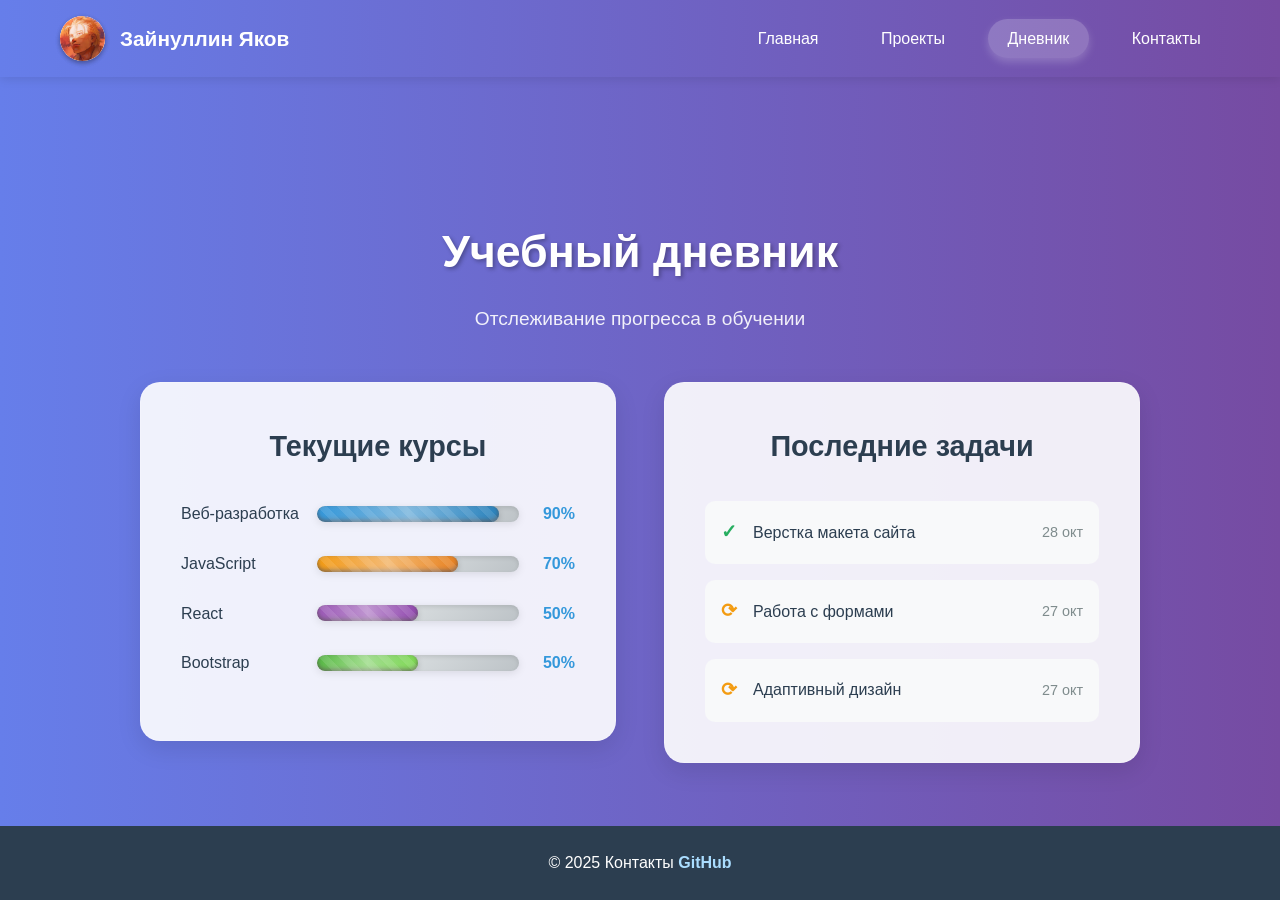
<file: pages/diary.html>
<!DOCTYPE html>
<html lang="ru">
<head>
    <meta charset="UTF-8">
    <meta name="viewport" content="width=device-width, initial-scale=1.0">
    <title>Портфолио - Дневник</title>
    <link rel="stylesheet" href="../styles/styles.css">
    <style>
        /* БАЗОВЫЕ СТИЛИ ДЛЯ ПК */
        .diary-layout {
            display: grid;
            grid-template-columns: 1fr 1fr;
            gap: 3rem;
            max-width: 1000px;
            margin: 0 auto;
            align-items: start;
        }

        .progress-section,
        .tasks-section {
            padding: 2.5rem;
            border-radius: 20px;
            box-shadow: 0 8px 25px rgba(0,0,0,0.1);
            border: 1px solid rgba(255, 255, 255, 0.2);
        }

        .progress-section h2,
        .tasks-section h2 {
            color: #2c3e50;
            margin-bottom: 2rem;
            text-align: center;
            font-size: 1.8rem;
        }

        .course-progress {
            width: 100%;
        }

        .course-item {
            display: flex;
            justify-content: space-between;
            align-items: center;
            margin-bottom: 1.5rem;
            gap: 1rem;
        }

        .course-item span:first-child {
            flex: 1;
            font-weight: 500;
            color: #2c3e50;
            min-width: 120px;
        }

        .course-item span:last-child {
            font-weight: 600;
            color: #3498db;
            min-width: 40px;
            text-align: right;
        }

        /* КРАСИВЫЕ ПРОГРЕСС-БАРЫ ДЛЯ ПК */
        .progress-container {
            flex: 2;
            min-width: 150px;
            background: linear-gradient(135deg, #ecf0f1, #bdc3c7);
            height: 16px;
            border-radius: 10px;
            overflow: hidden;
            box-shadow: 
                inset 0 2px 4px rgba(0,0,0,0.1),
                0 2px 8px rgba(0,0,0,0.1);
            position: relative;
        }

        .progress-fill {
            height: 100%;
            border-radius: 10px;
            position: relative;
            transition: all 0.8s cubic-bezier(0.4, 0, 0.2, 1);
            box-shadow: 
                inset 0 -2px 4px rgba(88, 81, 81, 0.74),
                0 2px 6px rgba(0,0,0,0.2);
        }

        /* Анимация заполнения */
        .progress-fill::after {
            content: '';
            position: absolute;
            top: 0;
            left: 0;
            right: 0;
            bottom: 0;
            background: linear-gradient(90deg, 
                transparent, 
                rgba(255,255,255,0.4), 
                transparent);
            animation: shimmer 2s infinite;
            border-radius: 10px;
        }

        @keyframes shimmer {
            0% { transform: translateX(-100%); }
            100% { transform: translateX(100%); }
        }

        /* Градиенты для разных курсов */
        .web-dev { background: linear-gradient(135deg, #3498db, #2980b9); }
        .javascript { background: linear-gradient(135deg, #f39c12, #e67e22); }
        .react { background: linear-gradient(135deg, #9b59b6, #8e44ad); }
        .bootstrap { background: linear-gradient(135deg, #52b442, #81dd53); }

        /* ФИКС ДЛЯ ФУТЕРА */
        body {
            display: flex;
            flex-direction: column;
            min-height: 100vh;
            margin: 0;
        }

        main {
            flex: 1;
        }

        footer {
            margin-top: auto;
        }

        /* КРАСИВАЯ МОБИЛЬНАЯ ВЕРСИЯ */
        @media (max-width: 768px) {
            .diary-layout {
                grid-template-columns: 1fr;
                gap: 2rem;
                padding: 0 15px;
            }
            
            .progress-section,
            .tasks-section {
                margin: 0;
                padding: 2rem;
                border-radius: 15px;
            }
            
            .course-item {
                flex-direction: column;
                align-items: stretch;
                gap: 1rem;
                padding: 1.5rem;
                background: rgba(255,255,255,0.15);
                border-radius: 15px;
                margin-bottom: 1.5rem;
                box-shadow: 0 4px 15px rgba(0,0,0,0.1);
                border: 1px solid rgba(255,255,255,0.2);
                backdrop-filter: blur(10px);
            }
            
            .course-item span:first-child {
                width: 100%;
                text-align: center;
                font-size: 1.3rem;
                font-weight: 600;
                color: #2c3e50;
                margin-bottom: 0.5rem;
            }
            
            .progress-container {
                width: 100% !important;
                height: 22px !important;
                min-width: 100% !important;
                background: linear-gradient(135deg, #dfe6e9, #b2bec3) !important;
                border-radius: 12px !important;
                box-shadow: 
                    inset 0 3px 6px rgba(0,0,0,0.1),
                    0 4px 12px rgba(0,0,0,0.15) !important;
            }
            
            .progress-fill {
                height: 100% !important;
                border-radius: 12px !important;
                box-shadow: 
                    inset 0 -3px 6px rgba(255,255,255,0.4),
                    0 3px 8px rgba(0,0,0,0.25) !important;
            }
            
            .course-item span:last-child {
                text-align: center;
                font-size: 1.2rem;
                font-weight: 700;
                background: linear-gradient(135deg, #91d0fa, #2980b9);
                color: white;
                padding: 8px 16px;
                border-radius: 20px;
                display: inline-block;
                box-shadow: 0 4px 12px rgba(52, 152, 219, 0.3);
                margin-top: 0.5rem;
            }

            .progress-section h2,
            .tasks-section h2 {
                font-size: 1.6rem;
                margin-bottom: 1.5rem;
                color: #2c3e50;
                text-shadow: 0 2px 4px rgba(0,0,0,0.1);
            }
        }

        /* Анимация появления */
        .course-item {
            animation: slideInUp 0.6s ease-out;
        }

        .course-item:nth-child(1) { animation-delay: 0.1s; }
        .course-item:nth-child(2) { animation-delay: 0.2s; }
        .course-item:nth-child(3) { animation-delay: 0.3s; }

        @keyframes slideInUp {
            from {
                opacity: 0;
                transform: translateY(20px);
            }
            to {
                opacity: 1;
                transform: translateY(0);
            }
        }
    </style>
</head>
<body>
    <header>
        <nav class="navbar">
            <div class="nav-container">
                <div class="logo-section">
                    <div class="logo"><img src="../images/icons/picture1.png" class="logo" alt="Логотип"></div>
                    <div class="name">Зайнуллин Яков</div>
                </div>
                <ul class="nav-menu">
                    <li><a href="../index.html">Главная</a></li>
                    <li><a href="projects.html">Проекты</a></li>
                    <li><a href="diary.html" class="active">Дневник</a></li>
                    <li><a href="contacts.html">Контакты</a></li>
                </ul>
            </div>
        </nav>
    </header>

    <main style="margin-top: 100px; padding: 1rem;">
        <div class="container">
            <div class="page-header">
                <h1>Учебный дневник</h1>
                <p>Отслеживание прогресса в обучении</p>
            </div>
            
            <div class="diary-layout">
                <div class="progress-section">
                    <h2>Текущие курсы</h2>
                    <div class="course-progress">
                        <div class="course-item">
                            <span>Веб-разработка</span>
                            <div class="progress-container">
                                <div class="progress-fill web-dev" style="width: 90%;"></div>
                            </div>
                            <span>90%</span>
                        </div>
                        <div class="course-item">
                            <span>JavaScript</span>
                            <div class="progress-container">
                                <div class="progress-fill javascript" style="width: 70%;"></div>
                            </div>
                            <span>70%</span>
                        </div>
                        <div class="course-item">
                            <span>React</span>
                            <div class="progress-container">
                                <div class="progress-fill react" style="width: 50%;"></div>
                            </div>
                            <span>50%</span>
                        </div>
                        <div class="course-item">
                            <span>Bootstrap</span>
                            <div class="progress-container">
                                <div class="progress-fill bootstrap" style="width: 50%;"></div>
                            </div>
                            <span>50%</span>
                        </div>
                    </div>
                </div>
                
                <div class="tasks-section">
                    <h2>Последние задачи</h2>
                    <div class="task-list">
                        <div class="task-item completed">
                            <span class="task-check">✓</span>
                            <span class="task-text">Верстка макета сайта</span>
                            <span class="task-date">28 окт</span>
                        </div>
                        <div class="task-item in-progress">
                            <span class="task-check">⟳</span>
                            <span class="task-text">Работа с формами</span>
                            <span class="task-date">27 окт</span>
                        </div>
                        <div class="task-item in-progress">
                            <span class="task-check">⟳</span>
                            <span class="task-text">Адаптивный дизайн</span>
                            <span class="task-date">27 окт</span>
                        </div>
                    </div>
                </div>
            </div>
        </div>
    </main>

    <footer>
        <div class="container">
            <p>© 2025 Контакты <a href="https://github.com/nizi52" target="_blank" class="github-link--light">GitHub</a></p>
        </div>
    </footer>
    <script src="../scripts/script.js"></script>
</body>
</html>
</file>
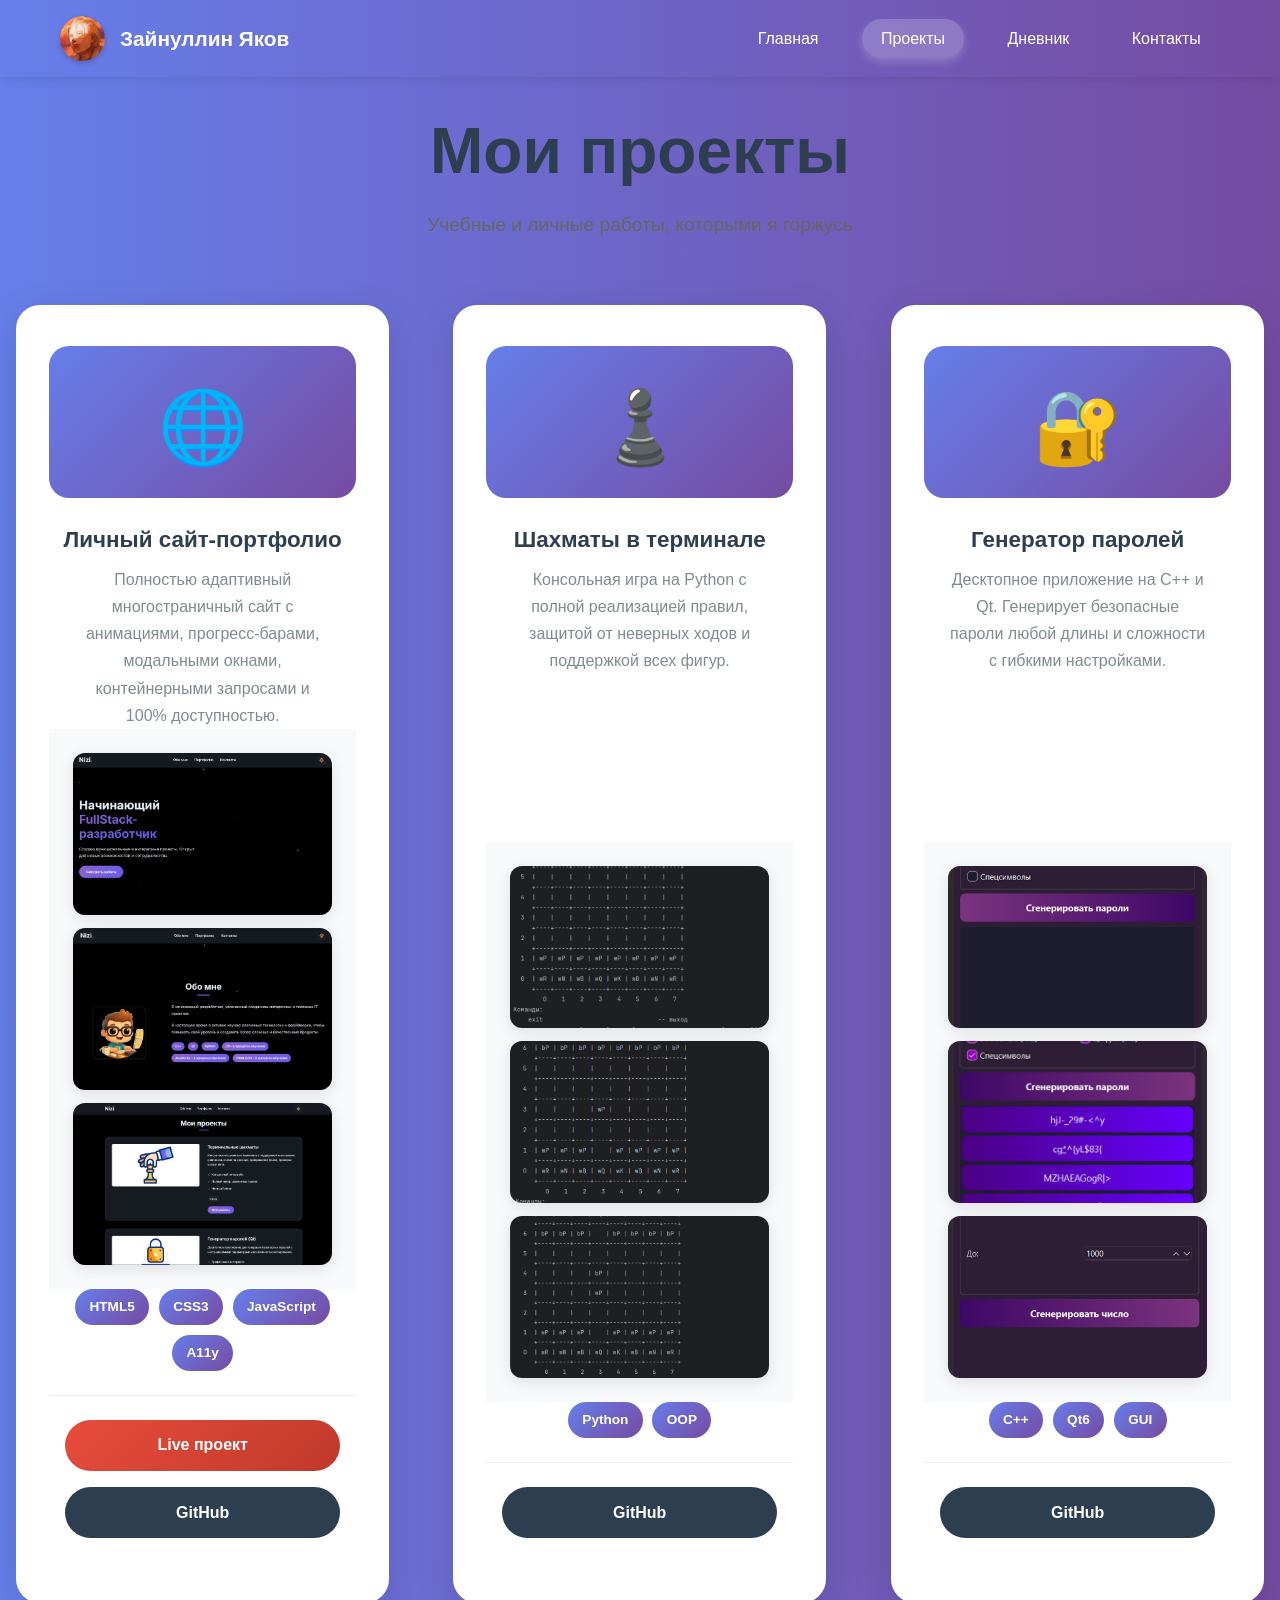
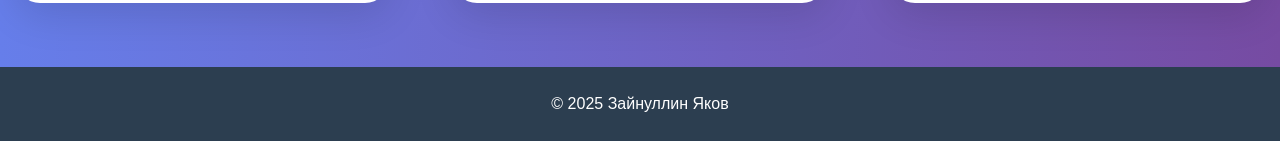
<file: pages/projects.html>
<!DOCTYPE html>
<html lang="ru">
<head>
    <meta charset="UTF-8">
    <meta name="viewport" content="width=device-width, initial-scale=1.0, viewport-fit=cover">
    <title>Проекты — Зайнуллин Яков</title>
    <link rel="stylesheet" href="../styles/styles.css">
    <style>
        :root { --gap: clamp(2rem, 5vw, 4rem); }

        main { padding-top: 100px; padding-bottom: 4rem; }

        .page-title {
            text-align: center;
            font-size: clamp(2.2rem, 7vw, 4rem);
            margin-bottom: .5rem;
            color: #2c3e50;
        }
        .page-subtitle {
            text-align: center;
            font-size: 1.2rem;
            color: #666;
            max-width: 800px;
            margin: 0 auto 4rem;
        }

        .projects-grid {
            display: grid;
            grid-template-columns: repeat(auto-fit, minmax(min(100%, 340px), 1fr));
            gap: var(--gap);
            max-width: 1400px;
            margin: 0 auto;
            padding: 0 1rem;
        }

        .project-card {
            container-type: inline-size;
            background: #fff;
            border-radius: 24px;
            overflow: hidden;
            box-shadow: 0 12px 40px rgba(0,0,0,.12);
            transition: transform .4s ease, box-shadow .4s ease;
            display: flex;
            flex-direction: column;
        }
        .project-card:hover { transform: translateY(-12px); box-shadow: 0 24px 50px rgba(0,0,0,.2); }

        .project-emoji {
            border-radius: 20px;
            font-size: clamp(3rem, 10vw, 4.5rem);
            text-align: center;
            padding: clamp(1rem, 3vw, 1.5rem) 0 clamp(.5rem, 2vw, .8rem);
            background: linear-gradient(135deg, #667eea, #764ba2);
            color: white;
        }

        .project-title {
            font-size: clamp(1.4rem, 4vw, 1.9rem);
            text-align: center;
            margin: 1rem 0 .5rem;
            color: #2c3e50;
            word-break: break-word;
            hyphens: auto;
        }

        .project-desc {
            padding: 0 clamp(1rem, 3vw, 1.5rem);
            color: #444;
            line-height: 1.7;
            flex-grow: 1;
            margin-bottom: 1.5rem;
            hyphens: auto;
        }

        /* Адаптивные скриншоты — 3 штуки в ряд → 1 на мобиле */
        .screenshots {
            display: grid;
            grid-template-columns: repeat(auto-fit, minmax(110px, 1fr));
            gap: .8rem;
            padding: clamp(1rem, 3vw, 1.5rem);
            background: #f8f9fa;
        }
        .screenshot {
            border-radius: 12px;
            overflow: hidden;
            box-shadow: 0 4px 15px rgba(0,0,0,.1);
            aspect-ratio: 16/10;
        }
        .screenshot img {
            width: 100%;
            height: 100%;
            object-fit: cover;
            transition: transform .3s ease;
        }
        .screenshot:hover img { transform: scale(1.08); }

        .project-tech {
            display: flex;
            flex-wrap: wrap;
            gap: .6rem;
            justify-content: center;
            padding: 0 1rem 1.5rem;
        }
        .tech-tag {
            background: linear-gradient(135deg, #667eea, #764ba2);
            color: #fff;
            padding: .45rem .9rem;
            border-radius: 30px;
            font-size: .85rem;
            font-weight: 600;
        }

        .project-buttons {
            display: flex;
            gap: 1rem;
            justify-content: center;
            padding: 1.5rem 1rem;
            flex-wrap: wrap;
            border-top: 1px solid #eee;
            margin-top: auto;
        }
        .btn {
            padding: .8rem 1.8rem;
            border-radius: 30px;
            text-decoration: none;
            font-weight: 600;
            transition: all .3s ease;
            min-height: 48px;
            min-width: 120px;
            display: inline-flex;
            align-items: center;
            gap: .5rem;
        }
        .btn-primary {
            background: linear-gradient(135deg, #e74c3c, #c0392b);
            color: white;
        }
        .btn-secondary {
            background: #2c3e50;
            color: white;
        }
        .btn:hover { transform: translateY(-3px); }

        /* Контейнерные запросы — внутри карточки */
        @container (max-width: 420px) {
            .screenshots { grid-template-columns: 1fr; }
            .project-buttons { flex-direction: column; }
            .btn { width: 100%; justify-content: center; }
        }

        /* Мобильные фиксы из Lighthouse */
        @media (max-width: 480px) {
            .projects-grid { gap: 2.5rem; padding: 0 .5rem; }
            .project-desc { margin-bottom: 2rem; }
            .project-buttons { padding: 1.5rem .5rem; }
        }

        /* Доступность */
        .project-card:focus-visible { outline: 4px solid #3498db; outline-offset: 4px; }
        .sr-only { position: absolute; width: 1px; height: 1px; padding: 0; margin: -1px; overflow: hidden; clip: rect(0,0,0,0); white-space: nowrap; border: 0; }
    </style>
</head>
<body>

    <header role="banner">
        <nav class="navbar" role="navigation" aria-label="Основная навигация">
            <div class="nav-container">
                <div class="logo-section">
                    <img src="../images/icons/picture1.png" alt="" class="logo">
                    <div class="name">Зайнуллин Яков</div>
                </div>
                <ul class="nav-menu">
                    <li><a href="../index.html">Главная</a></li>
                    <li><a href="projects.html" class="active" aria-current="page">Проекты</a></li>
                    <li><a href="diary.html">Дневник</a></li>
                    <li><a href="contacts.html">Контакты</a></li>
                </ul>
            </div>
        </nav>
    </header>

    <main>
        <h1 class="page-title">Мои проекты</h1>
        <p class="page-subtitle">Учебные и личные работы, которыми я горжусь</p>

        <section class="projects-grid" aria-labelledby="projects-heading">
            <h2 id="projects-heading" class="sr-only">Список проектов</h2>

            <!-- 1. Личный сайт-портфолио -->
            <article class="project-card" tabindex="0">
                <div class="project-emoji">🌐</div>
                <h3 class="project-title">Личный сайт-портфолио</h3>
                <p class="project-desc">Полностью адаптивный многостраничный сайт с анимациями, прогресс-барами, модальными окнами, контейнерными запросами и 100% доступностью.</p>

                <div class="screenshots">
                    <div class="screenshot"><img src="../images/icons/sitepict1.png" alt="Главная страница" loading="lazy"></div>
                    <div class="screenshot"><img src="../images/icons/sitepict2.png" alt="Дневник" loading="lazy"></div>
                    <div class="screenshot"><img src="../images/icons/sitepict3.png" alt="Проекты" loading="lazy"></div>
                </div>

                <div class="project-tech">
                    <span class="tech-tag">HTML5</span>
                    <span class="tech-tag">CSS3</span>
                    <span class="tech-tag">JavaScript</span>
                    <span class="tech-tag">A11y</span>
                </div>

                <div class="project-buttons">
                    <a href="https://nizi52.github.io" target="_blank" class="btn btn-primary">
                        Live проект
                    </a>
                    <a href="https://github.com/nizi52/nizi52.github.io" target="_blank" class="btn btn-secondary">
                        GitHub
                    </a>
                </div>
            </article>

            <!-- 2. Шахматы в терминале -->
            <article class="project-card" tabindex="0">
                <div class="project-emoji">♟️</div>
                <h3 class="project-title">Шахматы в терминале</h3>
                <p class="project-desc">Консольная игра на Python с полной реализацией правил, защитой от неверных ходов и поддержкой всех фигур.</p>

                <div class="screenshots">
                    <div class="screenshot"><img src="../images/icons/chesspict1.png" alt="Игровое поле" loading="lazy"></div>
                    <div class="screenshot"><img src="../images/icons/chesspict2.png" alt="Пример хода" loading="lazy"></div>
                    <div class="screenshot"><img src="../images/icons/chesspict3.png" alt="Шах и мат" loading="lazy"></div>
                </div>

                <div class="project-tech">
                    <span class="tech-tag">Python</span>
                    <span class="tech-tag">OOP</span>
                </div>

                <div class="project-buttons">
                    <a href="https://github.com/nizi52/pychess" target="_blank" class="btn btn-secondary">
                        GitHub
                    </a>
                </div>
            </article>

            <!-- 3. Генератор паролей -->
            <article class="project-card" tabindex="0">
                <div class="project-emoji">🔐</div>
                <h3 class="project-title">Генератор паролей</h3>
                <p class="project-desc">Десктопное приложение на C++ и Qt. Генерирует безопасные пароли любой длины и сложности с гибкими настройками.</p>

                <div class="screenshots">
                    <div class="screenshot"><img src="../images/icons/passpic1.png" alt="Главный экран" loading="lazy"></div>
                    <div class="screenshot"><img src="../images/icons/passpic2.png" alt="Настройки" loading="lazy"></div>
                    <div class="screenshot"><img src="../images/icons/passpic3.png" alt="Результат" loading="lazy"></div>
                </div>

                <div class="project-tech">
                    <span class="tech-tag">C++</span>
                    <span class="tech-tag">Qt6</span>
                    <span class="tech-tag">GUI</span>
                </div>

                <div class="project-buttons">
                    <a href="https://github.com/nizi52/passwordiki-generator" target="_blank" class="btn btn-secondary">
                        GitHub
                    </a>
                </div>
            </article>
        </section>
    </main>

    <footer role="contentinfo">
        <div class="container">
            <p>© 2025 Зайнуллин Яков</p>
        </div>
    </footer>
</body>
</html>
</file>
<file: styles/styles.css>
/* Сброс стилей */
* {
    margin: 0;
    padding: 0;
    box-sizing: border-box;
}

body {
    font-family: 'Arial', sans-serif;
    line-height: 1.6;
    color: #333;
    background: linear-gradient(90deg, #667eea 0%, #764ba2 100%);
    min-height: 100vh;
    display: flex;
    flex-direction: column;
}

.container {
    max-width: 1200px;
    margin: 0 auto;
    padding: 0 20px;
}

/* Навигация */
.navbar {
    background: linear-gradient(90deg, #667eea 0%, #764ba2 100%);
    color: white;
    padding: 1rem 0;
    position: fixed;
    width: 100%;
    top: 0;
    z-index: 1000;
    box-shadow: 0 2px 10px rgba(0,0,0,0.1);
}

.nav-container {
    max-width: 1200px;
    margin: 0 auto;
    padding: 0 20px;
    display: flex;
    justify-content: space-between;
    align-items: center;
}

.logo-section {
    display: flex;
    align-items: center;
    gap: 15px;
}

.logo {
    width: 45px;
    height: 45px;
    background: white;
    border-radius: 50%;
    display: flex;
    align-items: center;
    justify-content: center;
    font-weight: bold;
    font-size: 1.2rem;
    color: #667eea;
    box-shadow: 0 2px 5px rgba(0,0,0,0.2);
}

.name {
    font-size: 1.3rem;
    font-weight: bold;
    color: white;
}

.nav-menu {
    display: flex;
    list-style: none;
    gap: 1.5rem;
}

.nav-menu a {
    color: white;
    text-decoration: none;
    padding: 0.7rem 1.2rem;
    border-radius: 25px;
    transition: all 0.3s ease;
    font-weight: 500;
}

.nav-menu a:hover,
.nav-menu a.active {
    background: rgba(255, 255, 255, 0.2);
    transform: translateY(-2px);
    box-shadow: 0 4px 8px rgba(255, 255, 255, 0.2);
}

/* Герой-секция */
.hero {
    background: linear-gradient(90deg, #667eea 0%, #764ba2 100%);
    color: white;
    padding: 140px 0 80px;
    margin-top: 60px;
    position: relative;
    overflow: hidden;
}

.hero-container {
    max-width: 1200px;
    margin: 0 auto;
    padding: 0 20px;
    display: grid;
    grid-template-columns: 1fr 1fr;
    gap: 50px;
    align-items: center;
}

.hero-text h1 {
    font-size: 3.2rem;
    margin-bottom: 1.5rem;
    line-height: 1.2;
    font-weight: 700;
    text-shadow: 2px 2px 4px rgba(0,0,0,0.3);
}

.hero-text p {
    font-size: 1.3rem;
    margin-bottom: 2.5rem;
    opacity: 0.95;
    line-height: 1.6;
}

.download-btn {
    background: linear-gradient(135deg, #e74c3c, #c0392b);
    color: white;
    border: none;
    padding: 15px 35px;
    font-size: 1.1rem;
    border-radius: 30px;
    cursor: pointer;
    transition: all 0.3s ease;
    font-weight: 600;
    box-shadow: 0 4px 15px rgba(231, 76, 60, 0.3);
    text-decoration: none;
    display: inline-block;
}

.download-btn:hover {
    transform: translateY(-3px);
    box-shadow: 0 6px 20px rgba(231, 76, 60, 0.4);
    background: linear-gradient(135deg, #c0392b, #a93226);
}

.hero-image {
    width: 320px;
    height: 320px;
    background: rgba(255, 255, 255, 0.1);
    border-radius: 50%;
    display: flex;
    align-items: center;
    justify-content: center;
    border: 4px solid rgba(255, 255, 255, 0.2);
    justify-self: center;
    backdrop-filter: blur(10px);
    box-shadow: 0 8px 32px rgba(0,0,0,0.1);
    overflow: hidden;
}

.photo-placeholder {
    font-size: 4rem;
    opacity: 0.9;
    color: white;
}

/* Секция навыков */
.skills-section {
    padding: 100px 0;
    background: linear-gradient(90deg, #667eea 0%, #764ba2 100%);
    position: relative;
}

.skills-section h2 {
    text-align: center;
    font-size: 2.8rem;
    margin-bottom: 4rem;
    color: white;
    font-weight: 700;
    text-shadow: 2px 2px 4px rgba(0,0,0,0.3);
}

.skills-container {
    max-width: 700px;
    margin: 0 auto;
    background: rgba(255, 255, 255, 0.9);
    padding: 3rem;
    border-radius: 20px;
    box-shadow: 0 10px 30px rgba(0,0,0,0.2);
    backdrop-filter: blur(10px);
}

.skill-item {
    margin-bottom: 2.5rem;
}

.skill-item:last-child {
    margin-bottom: 0;
}

.skill-header {
    display: flex;
    justify-content: space-between;
    margin-bottom: 1rem;
    font-weight: 600;
    color: #2c3e50;
    font-size: 1.1rem;
}

.progress-bar {
    background: #ecf0f1;
    height: 12px;
    border-radius: 10px;
    overflow: hidden;
    box-shadow: inset 0 2px 4px rgba(0,0,0,0.1);
}

.progress {
    height: 100%;
    border-radius: 10px;
    transition: width 1s ease-in-out;
    position: relative;
    overflow: hidden;
}

.progress::after {
    content: '';
    position: absolute;
    top: 0;
    left: 0;
    bottom: 0;
    right: 0;
    background: linear-gradient(90deg, transparent, rgba(255,255,255,0.4), transparent);
    animation: shimmer 2s infinite;
}

@keyframes shimmer {
    0% { transform: translateX(-100%); }
    100% { transform: translateX(100%); }
}

.html-css { 
    width: 90%; 
    background: linear-gradient(90deg, #e44d26, #f16529); 
}
.javascript { 
    width: 80%; 
    background: linear-gradient(90deg, #f7df1e, #d4bb0c); 
}
.bootstrap { 
    width: 85%; 
    background: linear-gradient(90deg, #7952b3, #5a3d8e); 
}
.react { 
    width: 60%; 
    background: linear-gradient(90deg, #61dafb, #21a0c4); 
}

/* Секция проектов */
.projects-section {
    padding: 100px 0;
    background: linear-gradient(90deg, #667eea 0%, #764ba2 100%);
}

.projects-section h2 {
    text-align: center;
    font-size: 2.8rem;
    margin-bottom: 4rem;
    color: white;
    font-weight: 700;
    text-shadow: 2px 2px 4px rgba(0,0,0,0.3);
}

.projects-grid {
    display: grid;
    grid-template-columns: repeat(auto-fit, minmax(280px, 1fr));
    gap: 2.5rem;
    max-width: 1200px;
    margin: 0 auto;
}

.project-card {
    background: rgba(255, 255, 255, 0.9);
    border-radius: 20px;
    padding: 2.5rem 2rem;
    text-align: center;
    box-shadow: 0 8px 25px rgba(0,0,0,0.1);
    transition: all 0.3s ease;
    backdrop-filter: blur(10px);
    border: 1px solid rgba(255, 255, 255, 0.2);
}

.project-card:hover {
    transform: translateY(-10px) scale(1.02);
    box-shadow: 0 15px 40px rgba(0,0,0,0.2);
}

.project-card h3 {
    margin: 1.5rem 0 0.5rem;
    color: #2c3e50;
    font-size: 1.4rem;
    font-weight: 600;
}

.project-card p {
    color: #7f8c8d;
    font-size: 1rem;
    margin: 0;
}

.project-placeholder {
    width: 120px;
    height: 120px;
    background: linear-gradient(135deg, #3498db, #2980b9);
    border-radius: 20px;
    display: flex;
    align-items: center;
    justify-content: center;
    color: white;
    font-size: 3rem;
    font-weight: bold;
    margin: 0 auto;
    box-shadow: 0 5px 15px rgba(52, 152, 219, 0.3);
    transition: all 0.3s ease;
}

.project-card:hover .project-placeholder {
    transform: scale(1.1) rotate(5deg);
}

/* Подвал */
footer {
    background: #2c3e50;
    color: white;
    text-align: center;
    padding: 1.5rem 0;
    margin-top: auto;
}

.github-link--black {
    color: #18537a;
    text-decoration: none;
    font-weight: 600;
    transition: color 0.3s ease;
}

.github-link--light {
    color: #aaddff;
    text-decoration: none;
    font-weight: 600;
    transition: color 0.3s ease;
}


.github-link:hover {
    color: #e74c3c;
    text-decoration: underline;
}

/* Анимации */
@keyframes fadeInUp {
    from {
        opacity: 0;
        transform: translateY(30px);
    }
    to {
        opacity: 1;
        transform: translateY(0);
    }
}

.hero-text, .hero-image, .skill-item, .project-card {
    animation: fadeInUp 0.8s ease-out;
}

.project-card:nth-child(1) { animation-delay: 0.1s; }
.project-card:nth-child(2) { animation-delay: 0.2s; }
.project-card:nth-child(3) { animation-delay: 0.3s; }
.project-card:nth-child(4) { animation-delay: 0.4s; }

/* Стили для дополнительных страниц */
.page-header {
    text-align: center;
    margin-bottom: 3rem;
    padding-top: 100px;
}

.page-header h1 {
    font-size: 2.8rem;
    color: white;
    margin-bottom: 1rem;
    text-shadow: 2px 2px 4px rgba(0,0,0,0.3);
}

.page-header p {
    font-size: 1.2rem;
    color: rgba(255, 255, 255, 0.9);
}

/* Страница проектов */
.projects-filter {
    display: flex;
    justify-content: center;
    gap: 1rem;
    margin-bottom: 3rem;
    flex-wrap: wrap;
}

.pro-btn {
    padding: 0.8rem 1.5rem;
    border: 2px solid rgba(255, 255, 255, 0.3);
    background: rgba(255, 255, 255, 0.1);
    color: white;
    border-radius: 25px;
    cursor: pointer;
    transition: all 0.3s ease;
    font-weight: 600;
    backdrop-filter: blur(10px);
}

.pro-btn.active,
.pro-btn:hover {
    background: rgba(255, 255, 255, 0.2);
    color: white;
    transform: translateY(-2px);
}

.projects-grid-extended {
    display: grid;
    grid-template-columns: repeat(auto-fit, minmax(350px, 1fr));
    gap: 2rem;
}

.project-card-large {
    background: rgba(255, 255, 255, 0.9);
    padding: 2.5rem;
    border-radius: 20px;
    box-shadow: 0 8px 25px rgba(0,0,0,0.1);
    transition: all 0.3s ease;
    text-align: center;
    border: 1px solid rgba(255, 255, 255, 0.2);
}

.project-card-large:hover {
    transform: translateY(-5px);
    box-shadow: 0 12px 35px rgba(0,0,0,0.15);
}

.project-icon {
    font-size: 4rem;
    margin-bottom: 1.5rem;
    color: #667eea;
}

.project-card-large h3 {
    color: #2c3e50;
    margin-bottom: 1rem;
    font-size: 1.5rem;
}

.project-card-large p {
    color: #7f8c8d;
    margin-bottom: 1.5rem;
    line-height: 1.6;
}

.tech-stack {
    display: flex;
    justify-content: center;
    gap: 0.5rem;
    flex-wrap: wrap;
}

.tech-tag {
    background: #ecf0f1;
    color: #2c3e50;
    padding: 0.3rem 0.8rem;
    border-radius: 15px;
    font-size: 0.9rem;
    font-weight: 500;
}

/* Страница дневника */
.diary-layout {
    display: grid;
    grid-template-columns: 1fr 1fr;
    gap: 3rem;
    max-width: 1000px;
    margin: 0 auto;
}

.progress-section,
.tasks-section {
    background: rgba(255, 255, 255, 0.9);
    padding: 2.5rem;
    border-radius: 20px;
    box-shadow: 0 8px 25px rgba(0,0,0,0.1);
    border: 1px solid rgba(255, 255, 255, 0.2);
}

.progress-section h2,
.tasks-section h2 {
    color: #2c3e50;
    margin-bottom: 2rem;
    text-align: center;
    font-size: 1.8rem;
}

.course-item {
    display: flex;
    justify-content: space-between;
    align-items: center;
    margin-bottom: 1.5rem;
    gap: 1rem;
}

.course-item span:first-child {
    flex: 1;
    font-weight: 500;
    color: #2c3e50;
}

.course-item span:last-child {
    font-weight: 600;
    color: #3498db;
    min-width: 40px;
}

.task-list {
    display: flex;
    flex-direction: column;
    gap: 1rem;
}

.task-item {
    display: flex;
    align-items: center;
    gap: 1rem;
    padding: 1rem;
    background: #f8f9fa;
    border-radius: 10px;
    transition: all 0.3s ease;
}

.task-item:hover {
    background: #ecf0f1;
    transform: translateX(5px);
}

.task-check {
    font-weight: bold;
    font-size: 1.2rem;
}

.completed .task-check {
    color: #27ae60;
}

.in-progress .task-check {
    color: #f39c12;
    animation: pulse 1.5s infinite;
}

@keyframes pulse {
    0%, 100% { opacity: 1; }
    50% { opacity: 0.5; }
}

.task-text {
    flex: 1;
    color: #2c3e50;
    font-weight: 500;
}

.task-date {
    color: #7f8c8d;
    font-size: 0.9rem;
}

/* Страница контактов */
.contacts-layout {
    display: grid;
    grid-template-columns: 2fr 1fr;
    gap: 3rem;
    max-width: 1000px;
    margin: 0 auto;
}

.contact-form {
    background: rgba(255, 255, 255, 0.9);
    padding: 2.5rem;
    border-radius: 20px;
    box-shadow: 0 8px 25px rgba(0,0,0,0.1);
    border: 1px solid rgba(255, 255, 255, 0.2);
}

.contact-info {
    background: rgba(255, 255, 255, 0.9);
    padding: 2.5rem;
    border-radius: 20px;
    box-shadow: 0 8px 25px rgba(0,0,0,0.1);
    align-self: start;
    border: 1px solid rgba(255, 255, 255, 0.2);
}

.contact-info h3 {
    color: #2c3e50;
    margin-bottom: 2rem;
    text-align: center;
    font-size: 1.8rem;
}

.contact-item {
    display: flex;
    align-items: center;
    gap: 1rem;
    margin-bottom: 1.5rem;
    padding: 1rem;
    background: #f8f9fa;
    border-radius: 10px;
    transition: all 0.3s ease;
}

.contact-item:hover {
    background: #ecf0f1;
    transform: translateX(5px);
}

.contact-icon {
    font-size: 1.5rem;
    color: #667eea;
}

.form-group {
    margin-bottom: 1.5rem;
}

.form-group label {
    display: block;
    margin-bottom: 0.5rem;
    color: #2c3e50;
    font-weight: 500;
}

.form-group input,
.form-group textarea {
    width: 100%;
    padding: 0.8rem 1rem;
    border: 2px solid #ecf0f1;
    border-radius: 10px;
    font-size: 1rem;
    transition: border-color 0.3s ease;
    font-family: 'Arial', sans-serif;
}

.form-group input:focus,
.form-group textarea:focus {
    outline: none;
    border-color: #667eea;
}

.form-group textarea {
    resize: vertical;
    min-height: 120px;
}

.submit-btn {
    background: linear-gradient(135deg, #667eea 0%, #764ba2 100%);
    color: white;
    border: none;
    padding: 15px 35px;
    font-size: 1.1rem;
    border-radius: 30px;
    cursor: pointer;
    transition: all 0.3s ease;
    font-weight: 600;
    box-shadow: 0 4px 15px rgba(102, 126, 234, 0.3);
    width: 100%;
}

.submit-btn:hover {
    transform: translateY(-3px);
    box-shadow: 0 6px 20px rgba(102, 126, 234, 0.4);
}

/* Адаптивность */
@media (max-width: 768px) {
    .hero-container {
        grid-template-columns: 1fr;
        text-align: center;
        gap: 30px;
    }
    
    .hero-text h1 {
        font-size: 2.2rem;
    }
    
    .hero-text p {
        font-size: 1.1rem;
    }
    
    .hero-image {
        width: 250px;
        height: 250px;
        order: -1;
    }
    
    .nav-menu {
        gap: 0.8rem;
        flex-wrap: wrap;
        justify-content: center;
    }
    
    .nav-container {
        flex-direction: column;
        gap: 1rem;
    }
    
    .skills-container {
        padding: 2rem 1.5rem;
        margin: 0 20px;
    }
    
    .projects-grid {
        grid-template-columns: 1fr;
        gap: 1.5rem;
        padding: 0 20px;
    }
    
    .skills-section h2,
    .projects-section h2 {
        font-size: 2.2rem;
    }
    
    /* Адаптивность для дневника */
    .diary-layout {
        grid-template-columns: 1fr;
        gap: 2rem;
    }
    
    .progress-section,
    .tasks-section {
        margin: 0 10px;
    }
    
    .course-item {
        flex-direction: column;
        align-items: flex-start;
        gap: 0.5rem;
    }
    
    .course-item span:first-child {
        width: 100%;
    }
    
    .progress-bar {
        width: 100%;
    }
    
    /* Адаптивность для контактов */
    .contacts-layout {
        grid-template-columns: 1fr;
        gap: 2rem;
    }
    
    .contact-form,
    .contact-info {
        margin: 0 10px;
    }
    
    .contact-item {
        flex-direction: column;
        text-align: center;
        gap: 0.5rem;
    }
    
    .contact-icon {
        font-size: 2rem;
    }
    
    /* Общие улучшения для мобильной версии */
    .page-header h1 {
        font-size: 2rem;
    }
    
    .page-header p {
        font-size: 1rem;
    }
    
    .container {
        padding: 0 15px;
    }
    
    .projects-grid-extended {
        grid-template-columns: 1fr;
        padding: 0 15px;
    }
}

@media (max-width: 480px) {
    .hero-text h1 {
        font-size: 1.8rem;
    }
    
    .hero {
        padding: 120px 0 60px;
    }
    
    .skills-section,
    .projects-section {
        padding: 60px 0;
    }
    
    .nav-menu a {
        padding: 0.5rem 0.8rem;
        font-size: 0.9rem;
    }
    
    .project-card-large,
    .contact-form,
    .contact-info,
    .progress-section,
    .tasks-section {
        padding: 1.5rem;
    }
}
/* Улучшенная адаптивность для изображений портфолио */
.profile-photo {
    width: 100%;
    height: auto;
    border-radius: 50%;
    object-fit: cover;
}

/* Адаптивные таблицы (если появятся в будущем) */
.responsive-table {
    width: 100%;
    overflow-x: auto;
    display: block;
}

/* Улучшенная адаптивность форм */
.form-group input,
.form-group textarea,
.form-group select {
    width: 100%;
    max-width: 100%;
    box-sizing: border-box;
}

/* Адаптивные кнопки */
.download-btn,
.submit-btn,
.pro-btn {
    width: auto;
    min-width: 140px;
}

@media (max-width: 480px) {
    .download-btn,
    .submit-btn,
    .pro-btn {
        width: 100%;
        text-align: center;
    }
}

/* Retina поддержка для изображений */
.high-dpi-image {
    image-rendering: -webkit-optimize-contrast;
    image-rendering: crisp-edges;
}

/* Lazy loading для изображений */
.lazy-image {
    opacity: 0;
    transition: opacity 0.3s ease;
}

.lazy-image.loaded {
    opacity: 1;
}

/* Улучшенная адаптивность для модальных окон */
@media (max-width: 768px) {
    .modal-content {
        width: 95%;
        margin: 10% auto;
        padding: 1rem;
    }
    
    .screenshots {
        flex-direction: column;
        align-items: center;
    }
    
    .screenshot-sticker {
        width: 60px;
        height: 60px;
    }
}

/* Адаптивность для очень маленьких экранов */
@media (max-width: 360px) {
    .hero-text h1 {
        font-size: 1.5rem;
    }
    
    .hero-text p {
        font-size: 1rem;
    }
    
    .nav-menu {
        gap: 0.5rem;
    }
    
    .nav-menu a {
        padding: 0.5rem 0.8rem;
        font-size: 0.8rem;
    }
}
/* ДОБАВИТЬ В КОНЕЦ styles.css */

/* ===== АДАПТИВНЫЕ ИЗОБРАЖЕНИЯ ===== */
.responsive-image {
    max-width: 100%;
    height: auto;
    display: block;
}

/* Адаптивные скриншоты для проектов */
.responsive-screenshot {
    width: 100%;
    max-width: 200px;
    height: auto;
    border-radius: 10px;
    cursor: pointer;
    transition: transform 0.3s ease;
    border: 2px solid rgba(255, 255, 255, 0.3);
}

.responsive-screenshot:hover {
    transform: scale(1.05);
    border-color: rgba(255, 255, 255, 0.6);
}

/* Улучшенные прогресс-бары с фоновыми текстурами */
.progress-fill {
    position: relative;
    overflow: hidden;
}

.progress-fill::before {
    content: '';
    position: absolute;
    top: 0;
    left: 0;
    right: 0;
    bottom: 0;
    background-image: linear-gradient(45deg, 
        rgba(255,255,255,0.1) 25%, 
        transparent 25%, 
        transparent 50%, 
        rgba(255,255,255,0.1) 50%, 
        rgba(255,255,255,0.1) 75%, 
        transparent 75%);
    background-size: 20px 20px;
    animation: progressStripes 1s linear infinite;
}

@keyframes progressStripes {
    0% { background-position: 0 0; }
    100% { background-position: 20px 0; }
}

/* ===== АДАПТИВНЫЕ ФОРМЫ ===== */
.adaptive-form {
    display: grid;
    gap: 1.5rem;
}

.form-control {
    width: 100%;
    box-sizing: border-box;
    transition: all 0.3s ease;
}

.form-control:focus {
    transform: translateY(-2px);
    box-shadow: 0 5px 15px rgba(102, 126, 234, 0.3);
}

/* ===== УЛУЧШЕННАЯ АДАПТИВНОСТЬ ===== */

/* Мобильная версия для очень маленьких экранов */
@media (max-width: 360px) {
    .hero-text h1 {
        font-size: 1.6rem;
        line-height: 1.3;
    }
    
    .hero-text p {
        font-size: 1rem;
    }
    
    .nav-menu {
        gap: 0.3rem;
    }
    
    .nav-menu a {
        padding: 0.4rem 0.6rem;
        font-size: 0.8rem;
    }
    
    /* Улучшение форм для мобильных */
    .form-group input,
    .form-group textarea {
        font-size: 16px; /* Предотвращает zoom на iOS */
        padding: 12px 15px;
    }
}

/* Планшетная версия */
@media (max-width: 768px) and (min-width: 481px) {
    .hero-container {
        gap: 2rem;
    }
    
    .hero-image {
        width: 280px;
        height: 280px;
    }
    
    /* Адаптивная галерея проектов */
    .projects-grid-extended {
        grid-template-columns: repeat(2, 1fr);
    }
}

/* Оптимизация для больших экранов */
@media (min-width: 1400px) {
    .container {
        max-width: 1320px;
    }
    
    .hero-text h1 {
        font-size: 3.5rem;
    }
}

/* ===== RETINA ПОДДЕРЖКА ===== */
@media (-webkit-min-device-pixel-ratio: 2), (min-resolution: 192dpi) {
    .logo img,
    .profile-photo,
    .responsive-screenshot {
        image-rendering: -webkit-optimize-contrast;
        image-rendering: crisp-edges;
    }
}

/* ===== LAZY LOADING ===== */
.lazy-image {
    opacity: 0;
    transition: opacity 0.5s ease;
}

.lazy-image.loaded {
    opacity: 1;
}

/* ===== УЛУЧШЕНИЯ ДОСТУПНОСТИ ===== */
@media (prefers-reduced-motion: reduce) {
    *,
    *::before,
    *::after {
        animation-duration: 0.01ms !important;
        animation-iteration-count: 1 !important;
        transition-duration: 0.01ms !important;
    }
}

/* Темная тема поддержка */
@media (prefers-color-scheme: dark) {
    .responsive-screenshot {
        border-color: rgba(255, 255, 255, 0.2);
    }
    
    .responsive-screenshot:hover {
        border-color: rgba(255, 255, 255, 0.4);
    }
}

.hero-image {
    width: 320px;
    height: 320px;
    background: rgba(255, 255, 255, 0.1);
    border-radius: 50%;
    display: flex;
    align-items: center;
    justify-content: center;
    border: 4px solid rgba(255, 255, 255, 0.2);
    justify-self: center;
    backdrop-filter: blur(10px);
    box-shadow: 0 8px 32px rgba(0,0,0,0.1);
    overflow: hidden;
    position: relative; /* Добавлено */
}

/* Исправление для адаптивных изображений */
.profile-photo {
    width: 100%;
    height: 100%;
    object-fit: cover; /* Важно: сохраняет пропорции */
    border-radius: 50%;
    display: block;
}

/* Улучшенная адаптивность hero-секции */
@media (max-width: 768px) {
    .hero-container {
        grid-template-columns: 1fr;
        text-align: center;
        gap: 30px;
    }
    
    .hero-image {
        width: 250px;
        height: 250px;
        order: -1; /* Изображение сверху на мобильных */
        margin: 0 auto;
    }
    
    .hero-text h1 {
        font-size: 2.2rem;
    }
}

@media (max-width: 480px) {
    .hero-image {
        width: 200px;
        height: 200px;
    }
}

/* Исправление для скриншотов проектов */
.responsive-screenshot {
    width: 100%;
    height: 200px; /* Фиксированная высота для единообразия */
    object-fit: cover; /* Сохраняет пропорции, обрезая лишнее */
    border-radius: 10px;
    cursor: pointer;
    transition: transform 0.3s ease;
    border: 2px solid rgba(255, 255, 255, 0.3);
    display: block;
}

/* Адаптивность скриншотов */
@media (max-width: 768px) {
    .responsive-screenshot {
        height: 150px;
    }
    
    .project-screenshots {
        grid-template-columns: 1fr;
        gap: 1rem;
    }
}

/* Исправление для object-fit демо */
.object-fit-demo img {
    width: 100%;
    height: 120px;
    border: 2px solid rgba(255,255,255,0.3);
    border-radius: 8px;
    display: block; /* Добавлено */
}

.object-fit-cover { 
    object-fit: cover; 
}
.object-fit-contain { 
    object-fit: contain; 
    background: rgba(255,255,255,0.8);
}
.object-fit-fill { 
    object-fit: fill; 
}

/* Исправление для логотипа */
.logo img {
    width: 100%;
    height: 100%;
    object-fit: cover;
    border-radius: 50%;
    display: block;
}

/* Улучшенная сетка для проектов */
.projects-grid {
    display: grid;
    grid-template-columns: repeat(auto-fit, minmax(280px, 1fr));
    gap: 2.5rem;
    max-width: 1200px;
    margin: 0 auto;
    align-items: start; /* Выравнивание по верху */
}

.project-card {
    background: rgba(255, 255, 255, 0.9);
    border-radius: 20px;
    padding: 2.5rem 2rem;
    text-align: center;
    box-shadow: 0 8px 25px rgba(0,0,0,0.1);
    transition: all 0.3s ease;
    backdrop-filter: blur(10px);
    border: 1px solid rgba(255, 255, 255, 0.2);
    height: 100%; /* Равная высота карточек */
    display: flex;
    flex-direction: column;
    justify-content: space-between;
}

/* Доступность и мелкие улучшения */
.sr-only {
    position: absolute;
    width: 1px; height: 1px;
    padding: 0; margin: -1px;
    overflow: hidden; clip: rect(0,0,0,0);
    white-space: nowrap; border: 0;
}

/* Фокус для клавиатурной навигации */
.project-card-large:focus-visible {
    outline: 4px solid #3498db;
    outline-offset: 4px;
}

/* Плавная анимация для prefers-reduced-motion */
@media (prefers-reduced-motion: reduce) {
    * { transition-duration: 0.01ms !important; }
}
</file>
